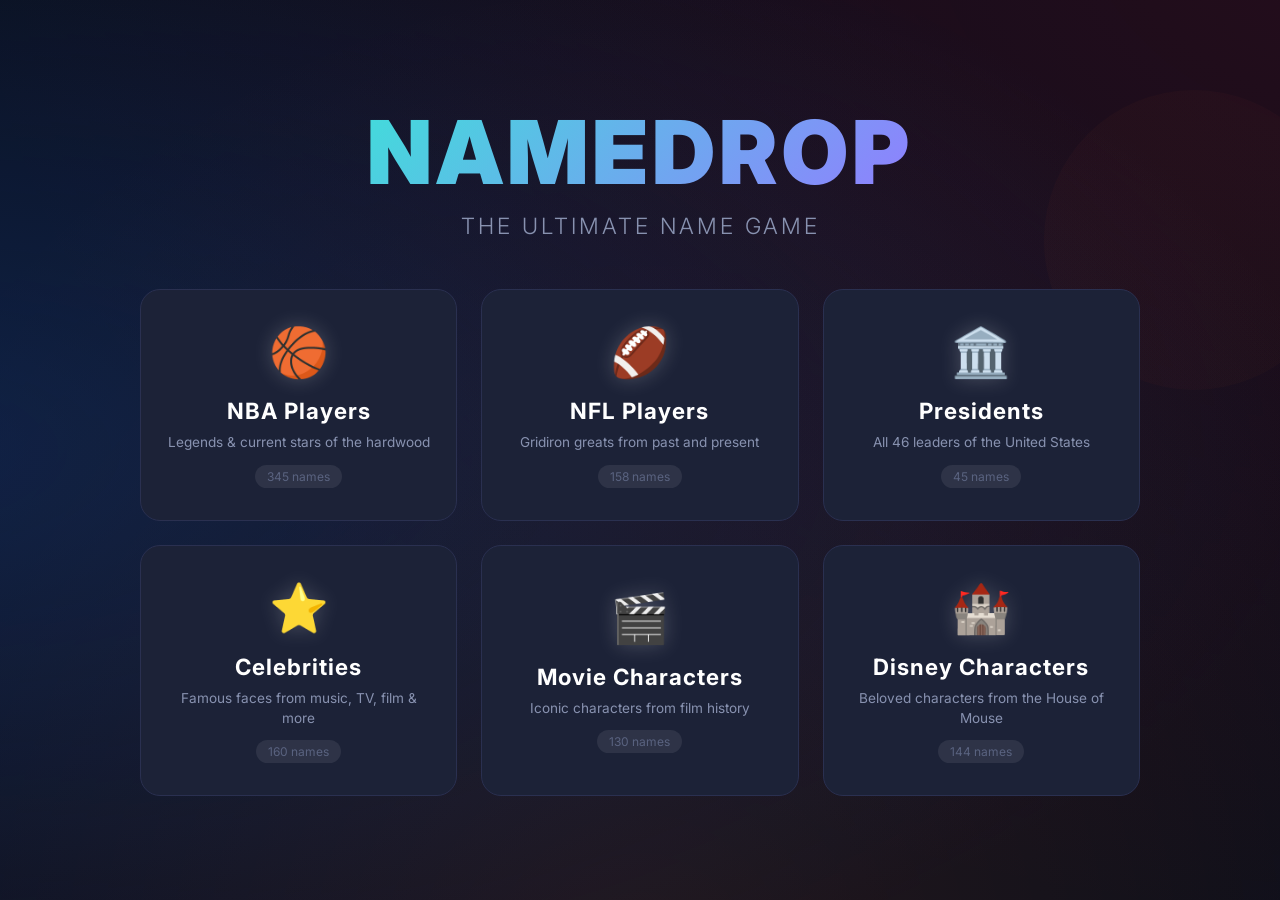
<file: nba-game/index.html>
<!DOCTYPE html>
<html lang="en">
<head>
  <meta charset="UTF-8">
  <meta name="viewport" content="width=device-width, initial-scale=1.0">
  <title>NameDrop - The Ultimate Name Game</title>
  <link rel="preconnect" href="https://fonts.googleapis.com">
  <link href="https://fonts.googleapis.com/css2?family=Inter:wght@300;400;600;700;800;900&display=swap" rel="stylesheet">
  <link rel="stylesheet" href="style.css">
</head>
<body>
  <div class="bg-animation">
    <div class="floating-ball"></div>
  </div>

  <div class="landing-container">
    <header class="landing-header">
      <h1 class="landing-title">NameDrop</h1>
      <p class="landing-subtitle">The Ultimate Name Game</p>
    </header>

    <div class="category-grid" id="categoryGrid"></div>
  </div>

  <script src="data.js"></script>
  <script>
    // Dynamically build category cards from data.js
    document.addEventListener('DOMContentLoaded', function() {
      const grid = document.getElementById('categoryGrid');
      for (const [key, cat] of Object.entries(CATEGORIES)) {
        const count = getCategoryEntries(key).length;
        const card = document.createElement('a');
        card.href = `play.html?cat=${key}`;
        card.className = 'category-card';
        card.innerHTML = `
          <span class="category-icon">${cat.icon}</span>
          <h2 class="category-name">${cat.name}</h2>
          <p class="category-desc">${cat.description}</p>
          <span class="category-count">${count} names</span>
        `;
        // Apply hover theme color
        card.addEventListener('mouseenter', () => document.body.className = cat.theme);
        card.addEventListener('mouseleave', () => document.body.className = '');
        grid.appendChild(card);
      }
    });
  </script>
</body>
</html>
</file>
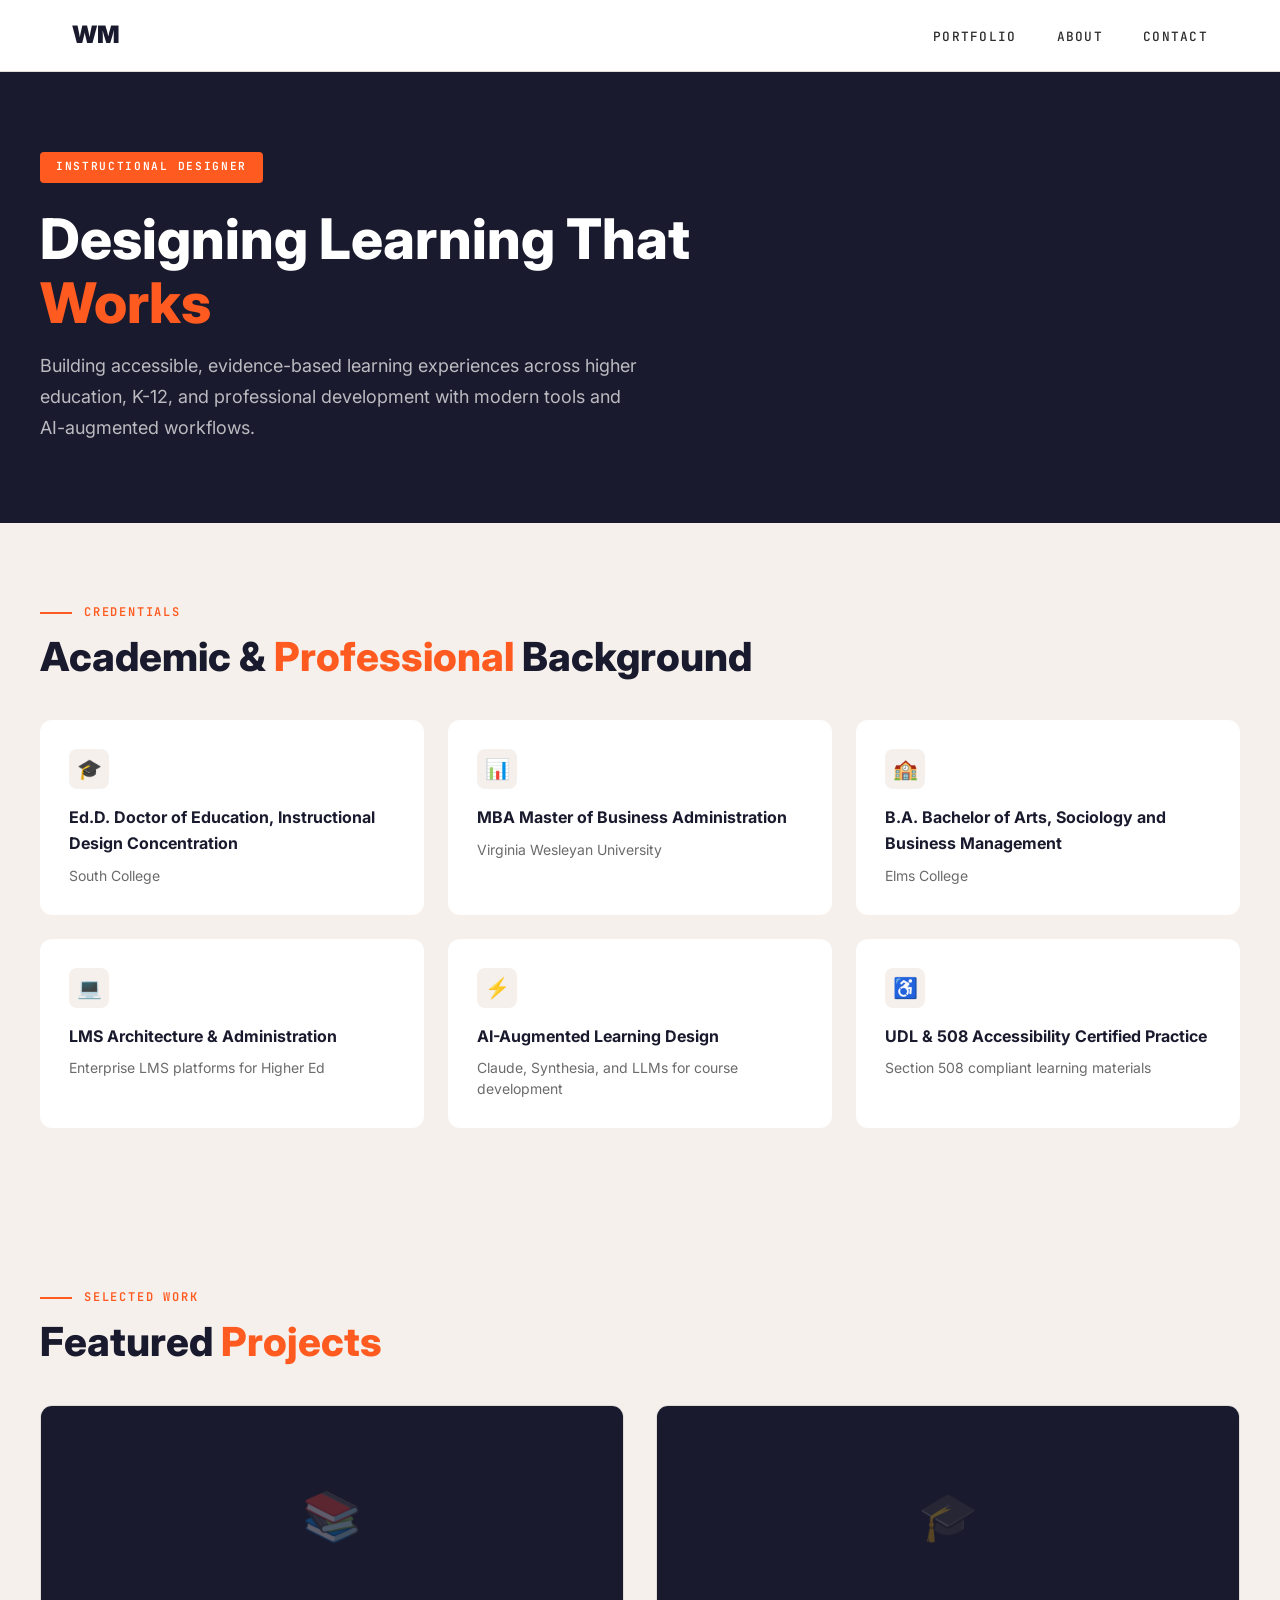
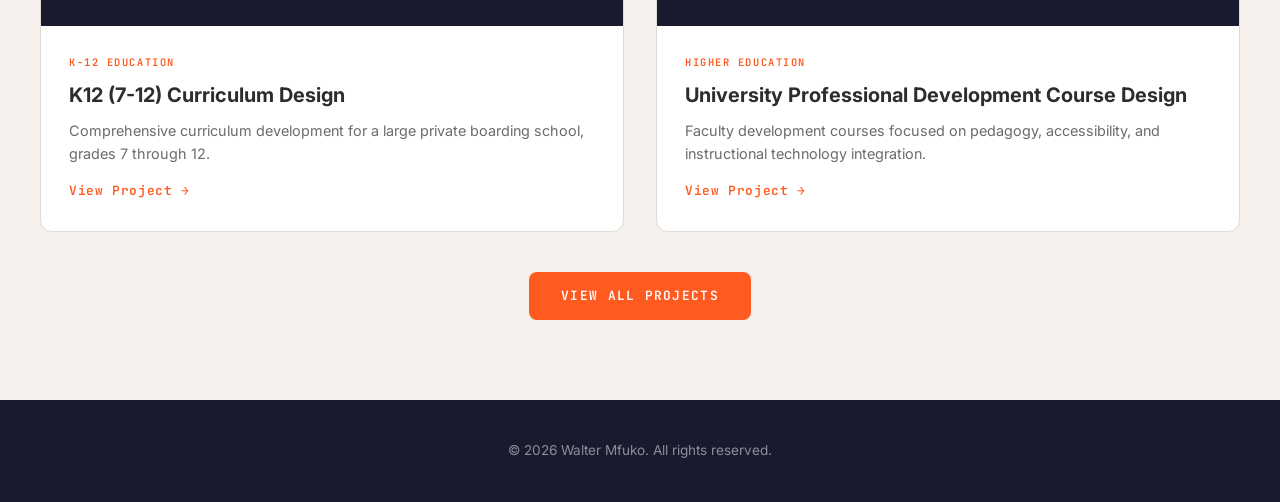
<file: waltermfuko/index.html>
<!DOCTYPE html>
<html lang="en">
<head>
  <meta charset="UTF-8">
  <meta name="viewport" content="width=device-width, initial-scale=1.0">
  <title>Walter Mfuko | Instructional Design Portfolio</title>
  <meta name="description" content="Instructional designer specializing in higher education, K-12, and AI-augmented learning design. Ed.D., MBA, and 508-accessible curriculum development.">
  <link rel="stylesheet" href="css/style.css">
  <link rel="preconnect" href="https://fonts.googleapis.com">
  <link href="https://fonts.googleapis.com/css2?family=Inter:wght@400;500;600;700;800;900&family=JetBrains+Mono:wght@400;500;600;700&display=swap" rel="stylesheet">
</head>
<body>

  <!-- Navigation -->
  <nav class="nav">
    <div class="nav__inner">
      <a href="index.html" class="nav__logo">WM</a>
      <button class="nav__toggle" aria-label="Toggle navigation">
        <span></span>
        <span></span>
        <span></span>
      </button>
      <ul class="nav__links">
        <li><a href="portfolio.html">Portfolio</a></li>
        <li><a href="about.html">About</a></li>
        <li><a href="contact.html">Contact</a></li>
      </ul>
    </div>
    <div class="nav-overlay"></div>
  </nav>

  <!-- Hero -->
  <section class="hero">
    <div class="hero__inner">
      <span class="hero__badge">Instructional Designer</span>
      <h1>Designing Learning That <span class="accent">Works</span></h1>
      <p>Building accessible, evidence-based learning experiences across higher education, K-12, and professional development with modern tools and AI-augmented workflows.</p>
    </div>
  </section>

  <!-- Academic & Professional Background -->
  <section class="credentials">
    <div class="credentials__inner">
      <span class="section-label">Credentials</span>
      <h2>Academic & <span class="accent">Professional</span> Background</h2>

      <div class="card-grid">
        <!-- Degrees - FULL degree names shown -->
        <div class="card">
          <div class="card__icon">&#127891;</div>
          <div class="card__title">Ed.D. Doctor of Education, Instructional Design Concentration</div>
          <div class="card__subtitle">South College</div>
        </div>
        <div class="card">
          <div class="card__icon">&#128202;</div>
          <div class="card__title">MBA Master of Business Administration</div>
          <div class="card__subtitle">Virginia Wesleyan University</div>
        </div>
        <div class="card">
          <div class="card__icon">&#127979;</div>
          <div class="card__title">B.A. Bachelor of Arts, Sociology and Business Management</div>
          <div class="card__subtitle">Elms College</div>
        </div>

        <!-- Professional credentials -->
        <div class="card">
          <div class="card__icon">&#128187;</div>
          <div class="card__title">LMS Architecture & Administration</div>
          <div class="card__subtitle">Enterprise LMS platforms for Higher Ed</div>
        </div>
        <div class="card">
          <div class="card__icon">&#9889;</div>
          <div class="card__title">AI-Augmented Learning Design</div>
          <div class="card__subtitle">Claude, Synthesia, and LLMs for course development</div>
        </div>
        <div class="card">
          <div class="card__icon">&#9855;</div>
          <div class="card__title">UDL & 508 Accessibility Certified Practice</div>
          <div class="card__subtitle">Section 508 compliant learning materials</div>
        </div>
      </div>
    </div>
  </section>

  <!-- Featured Work Preview -->
  <section class="section">
    <div class="section__inner">
      <span class="section-label">Selected Work</span>
      <h2>Featured <span class="accent">Projects</span></h2>

      <div class="portfolio-grid">
        <a href="portfolio/k12-curriculum.html" class="portfolio-card" style="color:inherit;">
          <div class="portfolio-card__image">&#128218;</div>
          <div class="portfolio-card__body">
            <div class="portfolio-card__tag">K-12 Education</div>
            <div class="portfolio-card__title">K12 (7-12) Curriculum Design</div>
            <div class="portfolio-card__desc">Comprehensive curriculum development for a large private boarding school, grades 7 through 12.</div>
            <span class="portfolio-card__link">View Project &rarr;</span>
          </div>
        </a>
        <a href="portfolio/university-profdev.html" class="portfolio-card" style="color:inherit;">
          <div class="portfolio-card__image">&#127891;</div>
          <div class="portfolio-card__body">
            <div class="portfolio-card__tag">Higher Education</div>
            <div class="portfolio-card__title">University Professional Development Course Design</div>
            <div class="portfolio-card__desc">Faculty development courses focused on pedagogy, accessibility, and instructional technology integration.</div>
            <span class="portfolio-card__link">View Project &rarr;</span>
          </div>
        </a>
      </div>

      <div style="text-align: center; margin-top: 2.5rem;">
        <a href="portfolio.html" class="btn btn--primary">View All Projects</a>
      </div>
    </div>
  </section>

  <!-- Footer -->
  <footer class="footer">
    <p>&copy; 2026 Walter Mfuko. All rights reserved.</p>
  </footer>

  <script src="js/nav.js"></script>
</body>
</html>
</file>
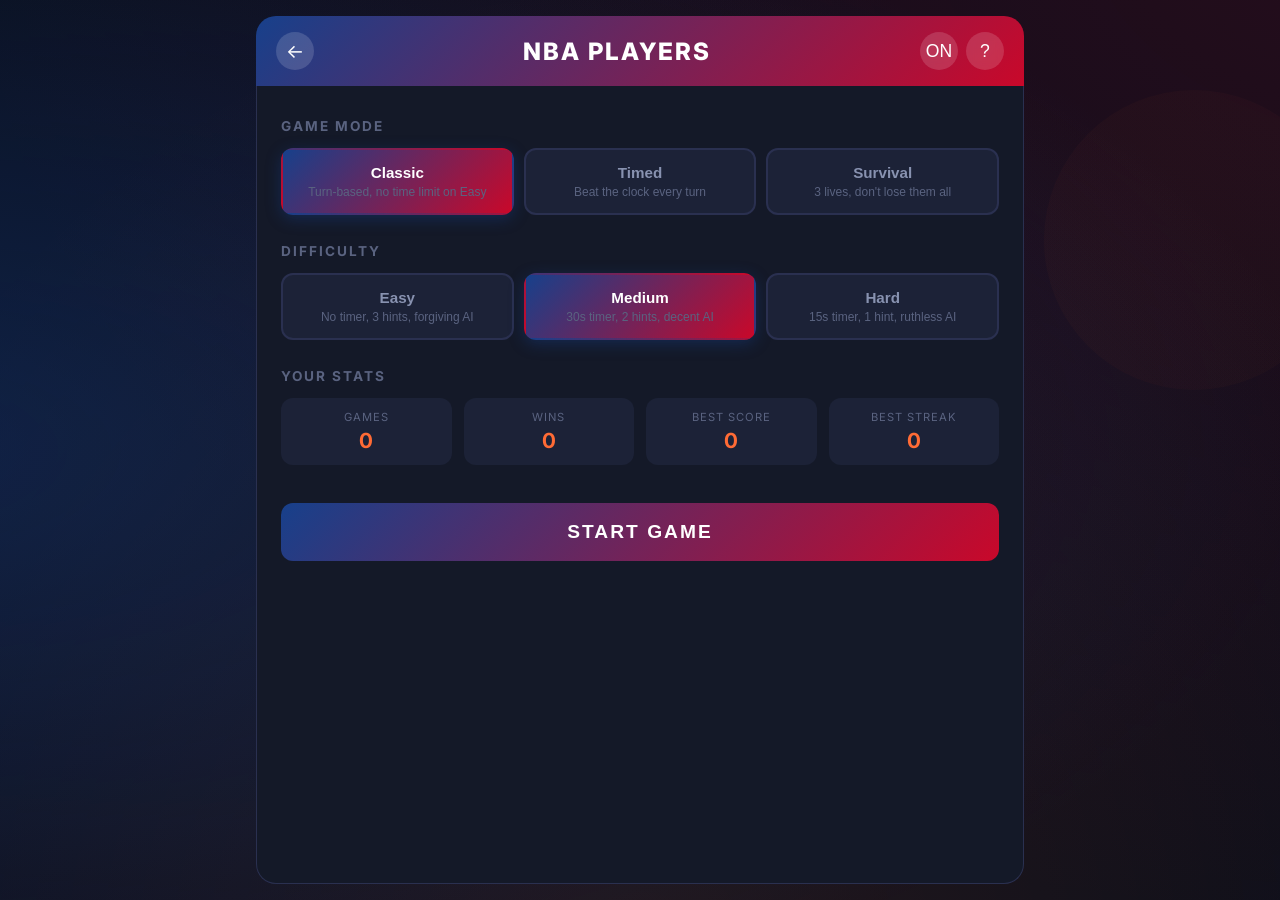
<file: nba-game/play.html>
<!DOCTYPE html>
<html lang="en">
<head>
  <meta charset="UTF-8">
  <meta name="viewport" content="width=device-width, initial-scale=1.0">
  <title>NameDrop</title>
  <link rel="preconnect" href="https://fonts.googleapis.com">
  <link href="https://fonts.googleapis.com/css2?family=Inter:wght@300;400;600;700;800;900&display=swap" rel="stylesheet">
  <link rel="stylesheet" href="style.css">
</head>
<body class="theme-nba">
  <div class="bg-animation">
    <div class="floating-ball"></div>
  </div>

  <div id="confettiContainer"></div>

  <div class="game-wrapper">
    <!-- Header -->
    <div class="game-header">
      <a href="index.html" class="back-link" title="Back to categories">&larr;</a>
      <h1>NBA Players</h1>
      <div class="header-buttons">
        <button class="icon-btn" onclick="toggleSound()" id="soundToggle" title="Toggle sound">ON</button>
        <button class="icon-btn" onclick="openHelp()" title="How to play">?</button>
      </div>
    </div>

    <!-- ========== SETUP SCREEN ========== -->
    <div class="setup-screen" id="setupScreen">
      <div class="setup-section">
        <h3>Game Mode</h3>
        <div class="btn-group">
          <button class="mode-btn selected" data-mode="classic" onclick="selectMode('classic')">
            Classic
            <div class="mode-desc">Turn-based, no time limit on Easy</div>
          </button>
          <button class="mode-btn" data-mode="timed" onclick="selectMode('timed')">
            Timed
            <div class="mode-desc">Beat the clock every turn</div>
          </button>
          <button class="mode-btn" data-mode="survival" onclick="selectMode('survival')">
            Survival
            <div class="mode-desc">3 lives, don't lose them all</div>
          </button>
        </div>
      </div>

      <div class="setup-section">
        <h3>Difficulty</h3>
        <div class="btn-group">
          <button class="diff-btn" data-diff="easy" onclick="selectDifficulty('easy')">
            Easy
            <div class="mode-desc">No timer, 3 hints, forgiving AI</div>
          </button>
          <button class="diff-btn selected" data-diff="medium" onclick="selectDifficulty('medium')">
            Medium
            <div class="mode-desc">30s timer, 2 hints, decent AI</div>
          </button>
          <button class="diff-btn" data-diff="hard" onclick="selectDifficulty('hard')">
            Hard
            <div class="mode-desc">15s timer, 1 hint, ruthless AI</div>
          </button>
        </div>
      </div>

      <div class="setup-section">
        <h3>Your Stats</h3>
        <div class="alltime-stats" id="allTimeStats">
          <div class="alltime-item"><span>Games</span><span>0</span></div>
          <div class="alltime-item"><span>Wins</span><span>0</span></div>
          <div class="alltime-item"><span>Best Score</span><span>0</span></div>
          <div class="alltime-item"><span>Best Streak</span><span>0</span></div>
        </div>
      </div>

      <button class="btn-start" onclick="startGame()">Start Game</button>
    </div>

    <!-- ========== GAME SCREEN ========== -->
    <div class="game-screen hidden" id="gameScreen">

      <!-- Scoreboard -->
      <div class="scoreboard">
        <div class="score-box active" id="scoreBox1">
          <div class="score-label">You</div>
          <div class="score-value" id="score1">0</div>
        </div>
        <div class="vs-divider">VS</div>
        <div class="score-box" id="scoreBox2">
          <div class="score-label">CPU</div>
          <div class="score-value" id="score2">0</div>
        </div>
      </div>

      <!-- Timer -->
      <div class="timer-container hidden" id="timerContainer">
        <div class="timer-bar-wrapper">
          <div class="timer-bar" id="timerBar"></div>
        </div>
        <div class="timer-text" id="timerText">30s</div>
      </div>

      <!-- Turn Indicator -->
      <div class="turn-indicator your-turn" id="turnIndicator">Your Turn</div>

      <!-- Streak Indicator -->
      <div class="streak-indicator" id="streakIndicator"></div>

      <!-- Lives (Survival) -->
      <div class="lives-section hidden" id="livesSection">
        <div class="section-label">Lives</div>
        <div id="livesContainer"></div>
      </div>

      <!-- Required Letter -->
      <div class="required-letter" id="requiredLetter">
        <div class="required-label">Next name must start with</div>
        <div class="big-letter" id="bigLetter">A</div>
      </div>

      <!-- Game History -->
      <div class="game-history" id="gameHistory"></div>

      <!-- Computer Thinking -->
      <div class="computer-thinking hidden" id="computerThinking">
        Computer is thinking<span class="thinking-dots"></span>
      </div>

      <!-- Error / Hint Messages -->
      <div class="error-msg" id="errorMsg"></div>
      <div class="hint-msg" id="hintMsg"></div>

      <!-- Input -->
      <div class="input-section">
        <div class="input-wrapper">
          <input type="text" class="player-input" id="playerInput" placeholder="Enter a name..." autocomplete="off" spellcheck="false">
          <button class="btn-submit" id="submitBtn" onclick="submitName()">Go</button>
        </div>
      </div>

      <!-- Action Buttons -->
      <div class="action-row">
        <button class="btn-hint" id="hintBtn" onclick="showHint()">Hint (2)</button>
        <button class="btn-powerup" id="powerup-skip" onclick="usePowerUp('skip')">
          <span class="powerup-icon">&#9193;</span>
          <span class="powerup-label">Skip</span>
          <span class="powerup-count">1</span>
        </button>
        <button class="btn-powerup" id="powerup-extraTime" onclick="usePowerUp('extraTime')">
          <span class="powerup-icon">&#9201;</span>
          <span class="powerup-label">+Time</span>
          <span class="powerup-count">1</span>
        </button>
        <button class="btn-powerup" id="powerup-reveal" onclick="usePowerUp('reveal')">
          <span class="powerup-icon">&#128065;</span>
          <span class="powerup-label">Reveal</span>
          <span class="powerup-count">1</span>
        </button>
        <button class="btn-powerup" style="margin-left:auto" onclick="endGame('You quit the game')">
          <span class="powerup-icon">&#9724;</span>
          <span class="powerup-label">End</span>
        </button>
      </div>

      <!-- Stats Bar -->
      <div class="stats-bar">
        <div class="stat-item">
          <span class="stat-label">Streak</span>
          <span class="stat-value" id="currentStreak">0</span>
        </div>
        <div class="stat-item">
          <span class="stat-label">Best</span>
          <span class="stat-value" id="bestStreak">0</span>
        </div>
        <div class="stat-item">
          <span class="stat-label">Correct</span>
          <span class="stat-value" id="statCorrect">0</span>
        </div>
        <div class="stat-item">
          <span class="stat-label">Wrong</span>
          <span class="stat-value" id="statWrong">0</span>
        </div>
        <div class="stat-item">
          <span class="stat-label">Used</span>
          <span class="stat-value" id="statUsed">0</span>
        </div>
      </div>
    </div>
  </div>

  <!-- ========== GAME OVER OVERLAY ========== -->
  <div class="game-over-overlay" id="gameOverOverlay">
    <div class="game-over-content">
      <div class="game-over-title">Game Over</div>
      <div class="game-over-reason" id="gameOverReason"></div>
      <div id="gameOverSummary"></div>
      <div style="display:flex; gap:10px; justify-content:center; margin-top:16px; flex-wrap:wrap;">
        <button class="btn-share" onclick="shareScore()">Share Score</button>
        <button class="btn-restart" onclick="restartGame()">Play Again</button>
      </div>
      <div style="margin-top:12px;">
        <a href="index.html" style="color:var(--text-muted); font-size:0.85rem;">Back to Categories</a>
      </div>
    </div>
  </div>

  <!-- ========== HELP MODAL ========== -->
  <div class="modal-overlay" id="helpModal">
    <div class="modal-content">
      <h2>How to Play</h2>
      <p><strong>The Name Chain Game!</strong></p>
      <ul>
        <li>A starting name is shown. You must enter a name where the <strong>first letter of the first name</strong> matches the <strong>first letter of the previous name's last name</strong>.</li>
        <li>Example: If the last name was "Michael <strong>J</strong>ordan", you need someone whose first name starts with <strong>J</strong> (like "<strong>J</strong>ames Harden").</li>
        <li>You and the computer take turns. Correct answers earn points!</li>
        <li>Names cannot be reused once played.</li>
      </ul>

      <h2 style="margin-top:20px;">Features</h2>
      <ul>
        <li><strong>Streak Bonus:</strong> 3+ correct = 2x, 5+ = 3x, 7+ = 4x points!</li>
        <li><strong>Hints:</strong> Get progressive hints (initials first, then full name).</li>
        <li><strong>Power-Ups:</strong> Skip a turn, add time, or reveal valid answers.</li>
        <li><strong>Autocomplete:</strong> Start typing to see matching names.</li>
      </ul>

      <h2 style="margin-top:20px;">Game Modes</h2>
      <ul>
        <li><strong>Classic:</strong> Standard turn-based play. End when you want.</li>
        <li><strong>Timed:</strong> Beat the clock on every turn.</li>
        <li><strong>Survival:</strong> 3 lives. Wrong answer or timeout = lose a life.</li>
      </ul>

      <h2 style="margin-top:20px;">Keyboard Shortcuts</h2>
      <ul>
        <li><strong>Enter:</strong> Submit your answer</li>
        <li><strong>H:</strong> Use a hint (when not typing)</li>
      </ul>

      <button class="modal-close" onclick="closeHelp()">Got it!</button>
    </div>
  </div>

  <script src="data.js"></script>
  <script src="game.js"></script>
</body>
</html>
</file>
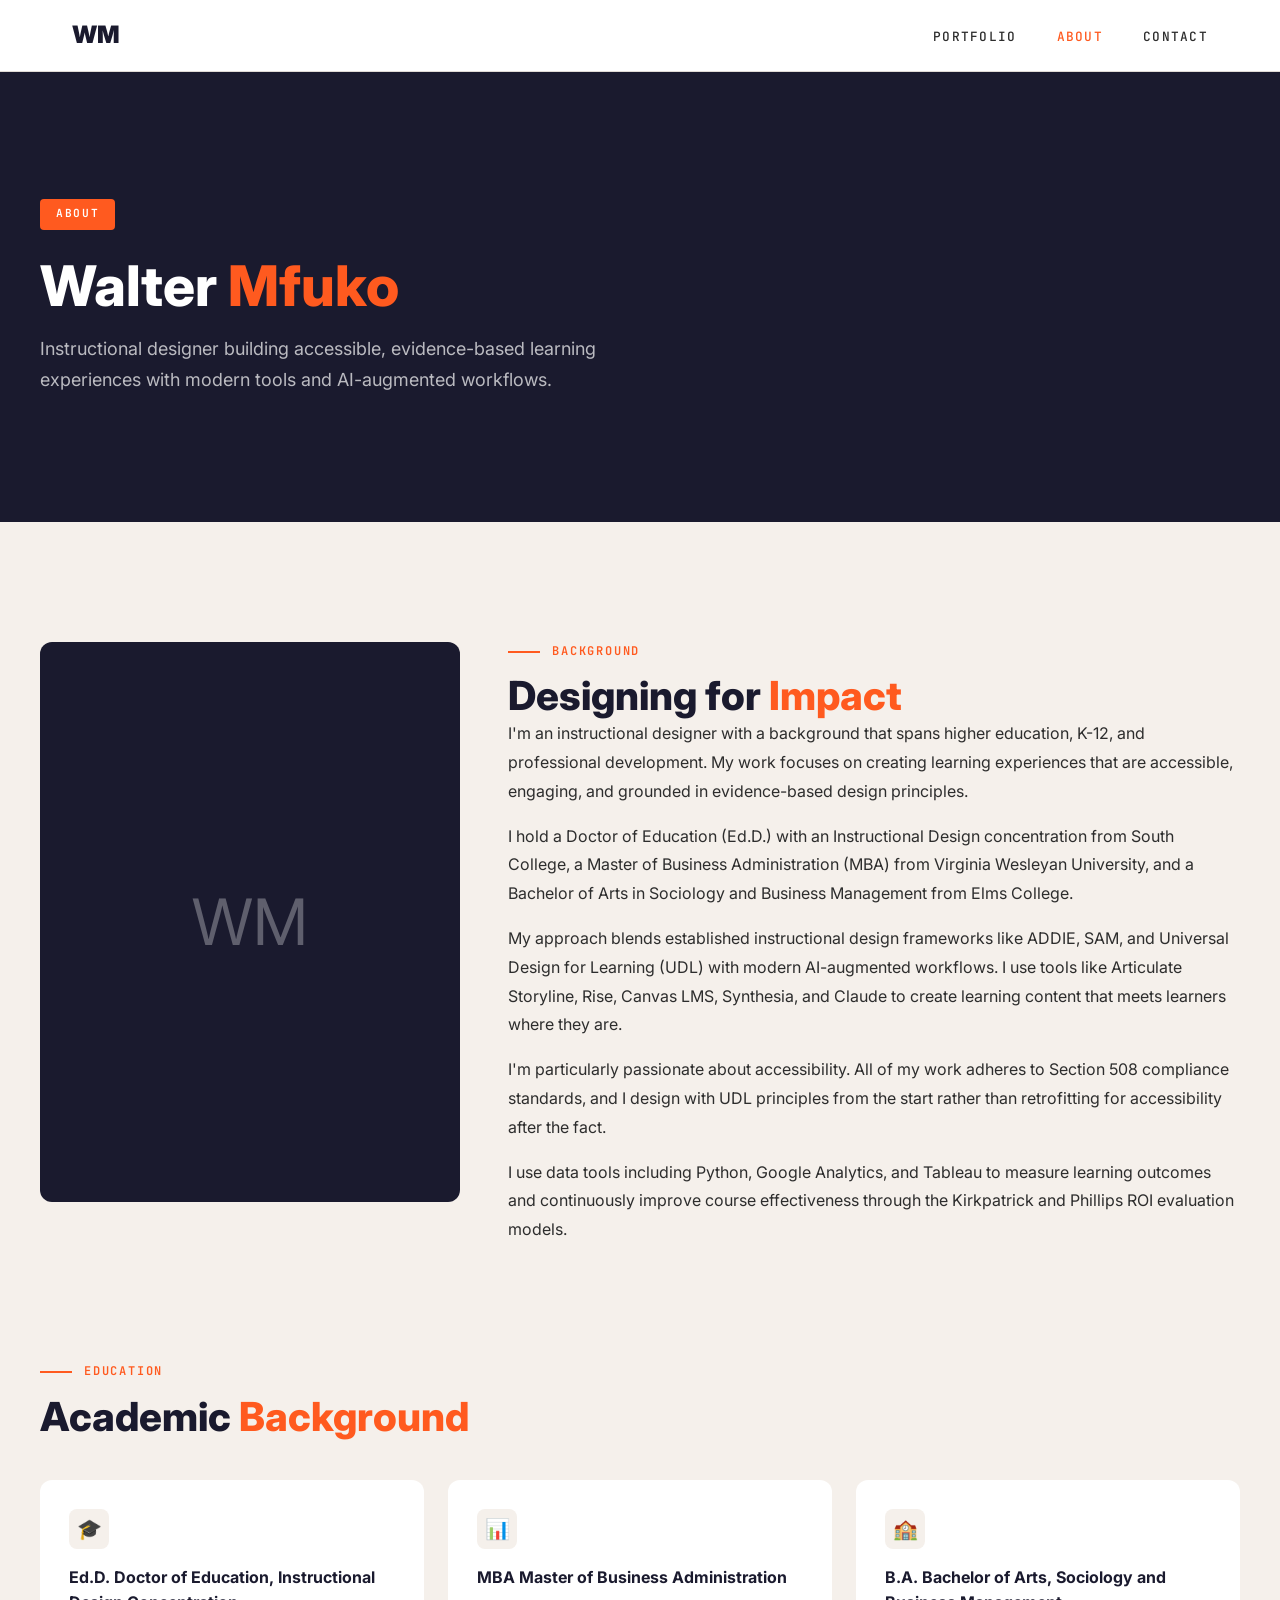
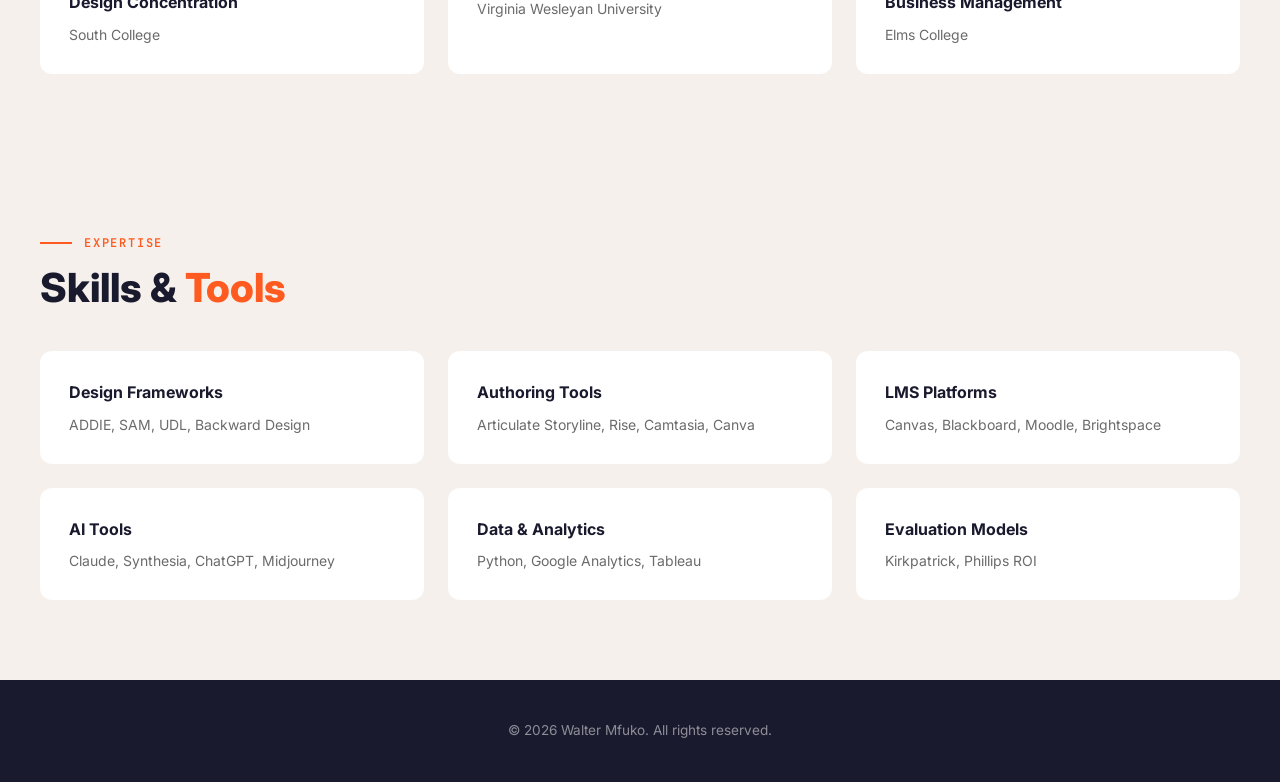
<file: waltermfuko/about.html>
<!DOCTYPE html>
<html lang="en">
<head>
  <meta charset="UTF-8">
  <meta name="viewport" content="width=device-width, initial-scale=1.0">
  <title>About | Walter Mfuko</title>
  <meta name="description" content="Learn about Walter Mfuko, an instructional designer with an Ed.D. in Education, MBA, and expertise in accessible, AI-augmented learning design.">
  <link rel="stylesheet" href="css/style.css">
  <link rel="preconnect" href="https://fonts.googleapis.com">
  <link href="https://fonts.googleapis.com/css2?family=Inter:wght@400;500;600;700;800;900&family=JetBrains+Mono:wght@400;500;600;700&display=swap" rel="stylesheet">
</head>
<body>

  <!-- Navigation -->
  <nav class="nav">
    <div class="nav__inner">
      <a href="index.html" class="nav__logo">WM</a>
      <button class="nav__toggle" aria-label="Toggle navigation">
        <span></span>
        <span></span>
        <span></span>
      </button>
      <ul class="nav__links">
        <li><a href="portfolio.html">Portfolio</a></li>
        <li><a href="about.html" class="active">About</a></li>
        <li><a href="contact.html">Contact</a></li>
      </ul>
    </div>
    <div class="nav-overlay"></div>
  </nav>

  <!-- Hero -->
  <section class="hero">
    <div class="hero__inner">
      <span class="hero__badge">About</span>
      <h1>Walter <span class="accent">Mfuko</span></h1>
      <p>Instructional designer building accessible, evidence-based learning experiences with modern tools and AI-augmented workflows.</p>
    </div>
  </section>

  <!-- About Content -->
  <section class="section">
    <div class="section__inner">
      <div class="about-grid">
        <div class="about-photo">WM</div>
        <div class="about-text">
          <span class="section-label">Background</span>
          <h2>Designing for <span class="accent">Impact</span></h2>
          <p>I'm an instructional designer with a background that spans higher education, K-12, and professional development. My work focuses on creating learning experiences that are accessible, engaging, and grounded in evidence-based design principles.</p>

          <p>I hold a Doctor of Education (Ed.D.) with an Instructional Design concentration from South College, a Master of Business Administration (MBA) from Virginia Wesleyan University, and a Bachelor of Arts in Sociology and Business Management from Elms College.</p>

          <p>My approach blends established instructional design frameworks like ADDIE, SAM, and Universal Design for Learning (UDL) with modern AI-augmented workflows. I use tools like Articulate Storyline, Rise, Canvas LMS, Synthesia, and Claude to create learning content that meets learners where they are.</p>

          <p>I'm particularly passionate about accessibility. All of my work adheres to Section 508 compliance standards, and I design with UDL principles from the start rather than retrofitting for accessibility after the fact.</p>

          <p>I use data tools including Python, Google Analytics, and Tableau to measure learning outcomes and continuously improve course effectiveness through the Kirkpatrick and Phillips ROI evaluation models.</p>
        </div>
      </div>
    </div>
  </section>

  <!-- Credentials -->
  <section class="credentials">
    <div class="credentials__inner">
      <span class="section-label">Education</span>
      <h2>Academic <span class="accent">Background</span></h2>

      <div class="card-grid">
        <div class="card">
          <div class="card__icon">&#127891;</div>
          <div class="card__title">Ed.D. Doctor of Education, Instructional Design Concentration</div>
          <div class="card__subtitle">South College</div>
        </div>
        <div class="card">
          <div class="card__icon">&#128202;</div>
          <div class="card__title">MBA Master of Business Administration</div>
          <div class="card__subtitle">Virginia Wesleyan University</div>
        </div>
        <div class="card">
          <div class="card__icon">&#127979;</div>
          <div class="card__title">B.A. Bachelor of Arts, Sociology and Business Management</div>
          <div class="card__subtitle">Elms College</div>
        </div>
      </div>
    </div>
  </section>

  <!-- Skills & Tools -->
  <section class="section">
    <div class="section__inner">
      <span class="section-label">Expertise</span>
      <h2>Skills & <span class="accent">Tools</span></h2>

      <div class="card-grid">
        <div class="card">
          <div class="card__title">Design Frameworks</div>
          <div class="card__subtitle">ADDIE, SAM, UDL, Backward Design</div>
        </div>
        <div class="card">
          <div class="card__title">Authoring Tools</div>
          <div class="card__subtitle">Articulate Storyline, Rise, Camtasia, Canva</div>
        </div>
        <div class="card">
          <div class="card__title">LMS Platforms</div>
          <div class="card__subtitle">Canvas, Blackboard, Moodle, Brightspace</div>
        </div>
        <div class="card">
          <div class="card__title">AI Tools</div>
          <div class="card__subtitle">Claude, Synthesia, ChatGPT, Midjourney</div>
        </div>
        <div class="card">
          <div class="card__title">Data & Analytics</div>
          <div class="card__subtitle">Python, Google Analytics, Tableau</div>
        </div>
        <div class="card">
          <div class="card__title">Evaluation Models</div>
          <div class="card__subtitle">Kirkpatrick, Phillips ROI</div>
        </div>
      </div>
    </div>
  </section>

  <!-- Footer -->
  <footer class="footer">
    <p>&copy; 2026 Walter Mfuko. All rights reserved.</p>
  </footer>

  <script src="js/nav.js"></script>
</body>
</html>
</file>
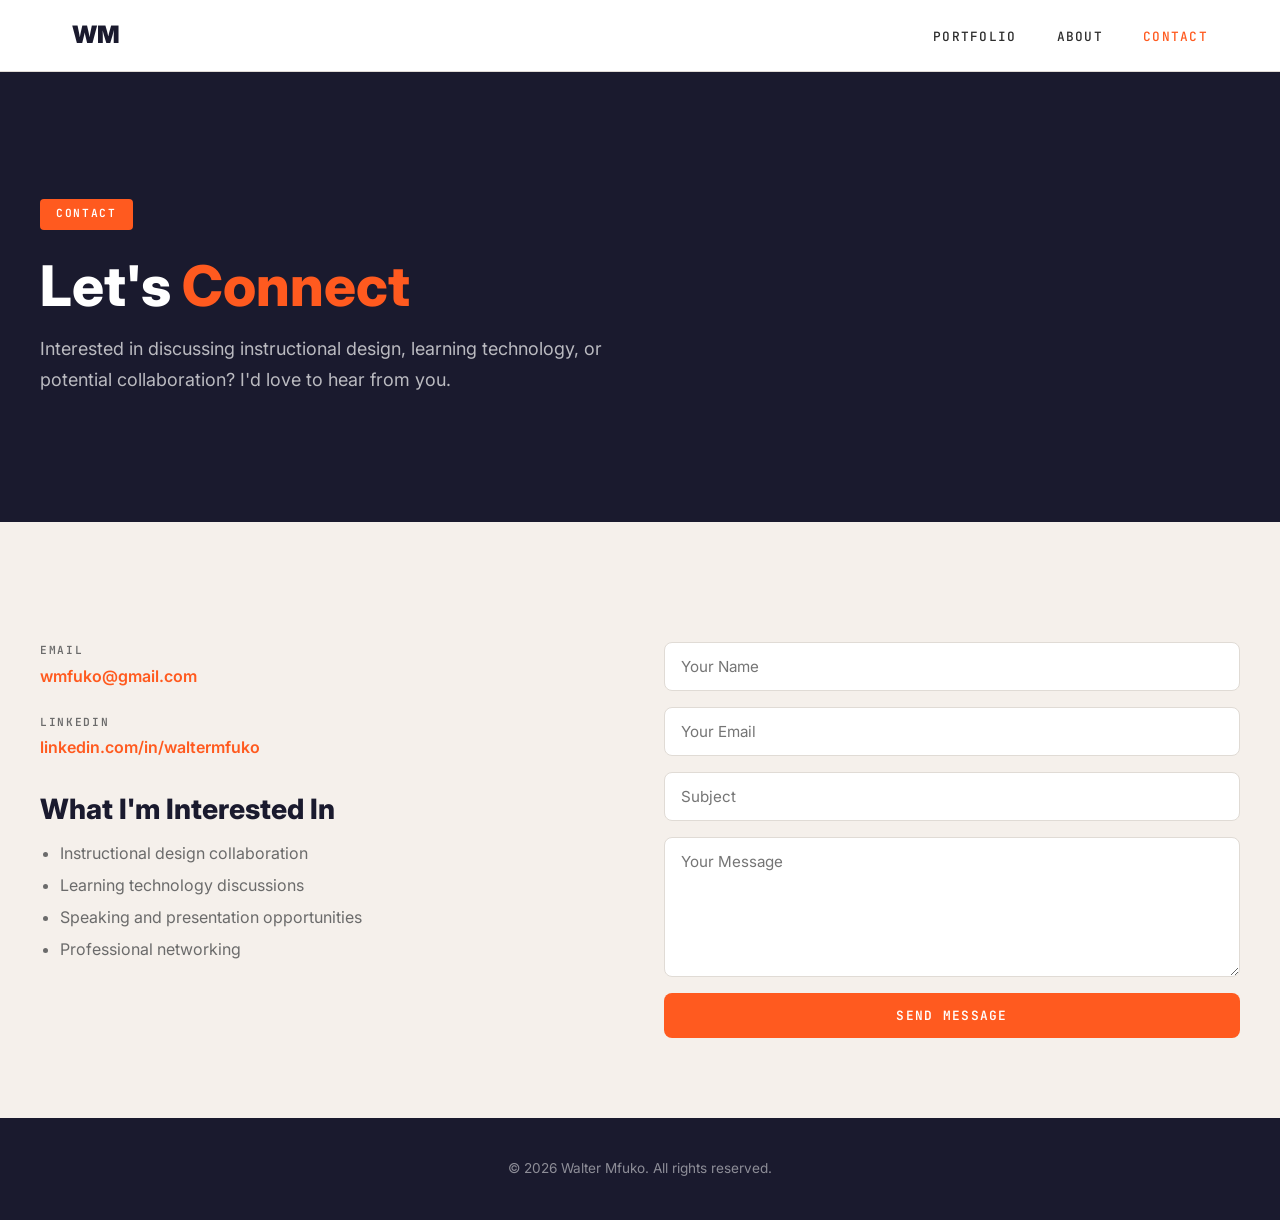
<file: waltermfuko/contact.html>
<!DOCTYPE html>
<html lang="en">
<head>
  <meta charset="UTF-8">
  <meta name="viewport" content="width=device-width, initial-scale=1.0">
  <title>Let's Connect | Walter Mfuko</title>
  <meta name="description" content="Get in touch with Walter Mfuko for instructional design collaboration, speaking opportunities, or professional connections.">
  <link rel="stylesheet" href="css/style.css">
  <link rel="preconnect" href="https://fonts.googleapis.com">
  <link href="https://fonts.googleapis.com/css2?family=Inter:wght@400;500;600;700;800;900&family=JetBrains+Mono:wght@400;500;600;700&display=swap" rel="stylesheet">
</head>
<body>

  <!-- Navigation -->
  <nav class="nav">
    <div class="nav__inner">
      <a href="index.html" class="nav__logo">WM</a>
      <button class="nav__toggle" aria-label="Toggle navigation">
        <span></span>
        <span></span>
        <span></span>
      </button>
      <ul class="nav__links">
        <li><a href="portfolio.html">Portfolio</a></li>
        <li><a href="about.html">About</a></li>
        <li><a href="contact.html" class="active">Contact</a></li>
      </ul>
    </div>
    <div class="nav-overlay"></div>
  </nav>

  <!-- Hero -->
  <section class="hero">
    <div class="hero__inner">
      <span class="hero__badge">Contact</span>
      <h1>Let's <span class="accent">Connect</span></h1>
      <p>Interested in discussing instructional design, learning technology, or potential collaboration? I'd love to hear from you.</p>
    </div>
  </section>

  <!-- Contact Content -->
  <section class="section">
    <div class="section__inner">
      <div class="contact-grid">

        <!-- Contact Info - NO location, NO "available for", NO "hire me" -->
        <div class="contact-info">
          <div class="contact-info__item">
            <div class="contact-info__label">Email</div>
            <div class="contact-info__value">
              <a href="mailto:wmfuko@gmail.com">wmfuko@gmail.com</a>
            </div>
          </div>
          <div class="contact-info__item">
            <div class="contact-info__label">LinkedIn</div>
            <div class="contact-info__value">
              <a href="https://www.linkedin.com/in/waltermfuko/" target="_blank" rel="noopener">linkedin.com/in/waltermfuko</a>
            </div>
          </div>

          <div style="margin-top: 2rem;">
            <h3>What I'm Interested In</h3>
            <ul style="margin-top: 0.75rem; padding-left: 1.25rem; color: var(--color-text-light); line-height: 2;">
              <li>Instructional design collaboration</li>
              <li>Learning technology discussions</li>
              <li>Speaking and presentation opportunities</li>
              <li>Professional networking</li>
            </ul>
          </div>
        </div>

        <!-- Contact Form -->
        <form class="contact-form" action="#" method="POST">
          <input type="text" name="name" placeholder="Your Name" required>
          <input type="email" name="email" placeholder="Your Email" required>
          <input type="text" name="subject" placeholder="Subject">
          <textarea name="message" placeholder="Your Message" required></textarea>
          <button type="submit" class="btn btn--primary">Send Message</button>
        </form>

      </div>
    </div>
  </section>

  <!-- Footer -->
  <footer class="footer">
    <p>&copy; 2026 Walter Mfuko. All rights reserved.</p>
  </footer>

  <script src="js/nav.js"></script>
</body>
</html>
</file>
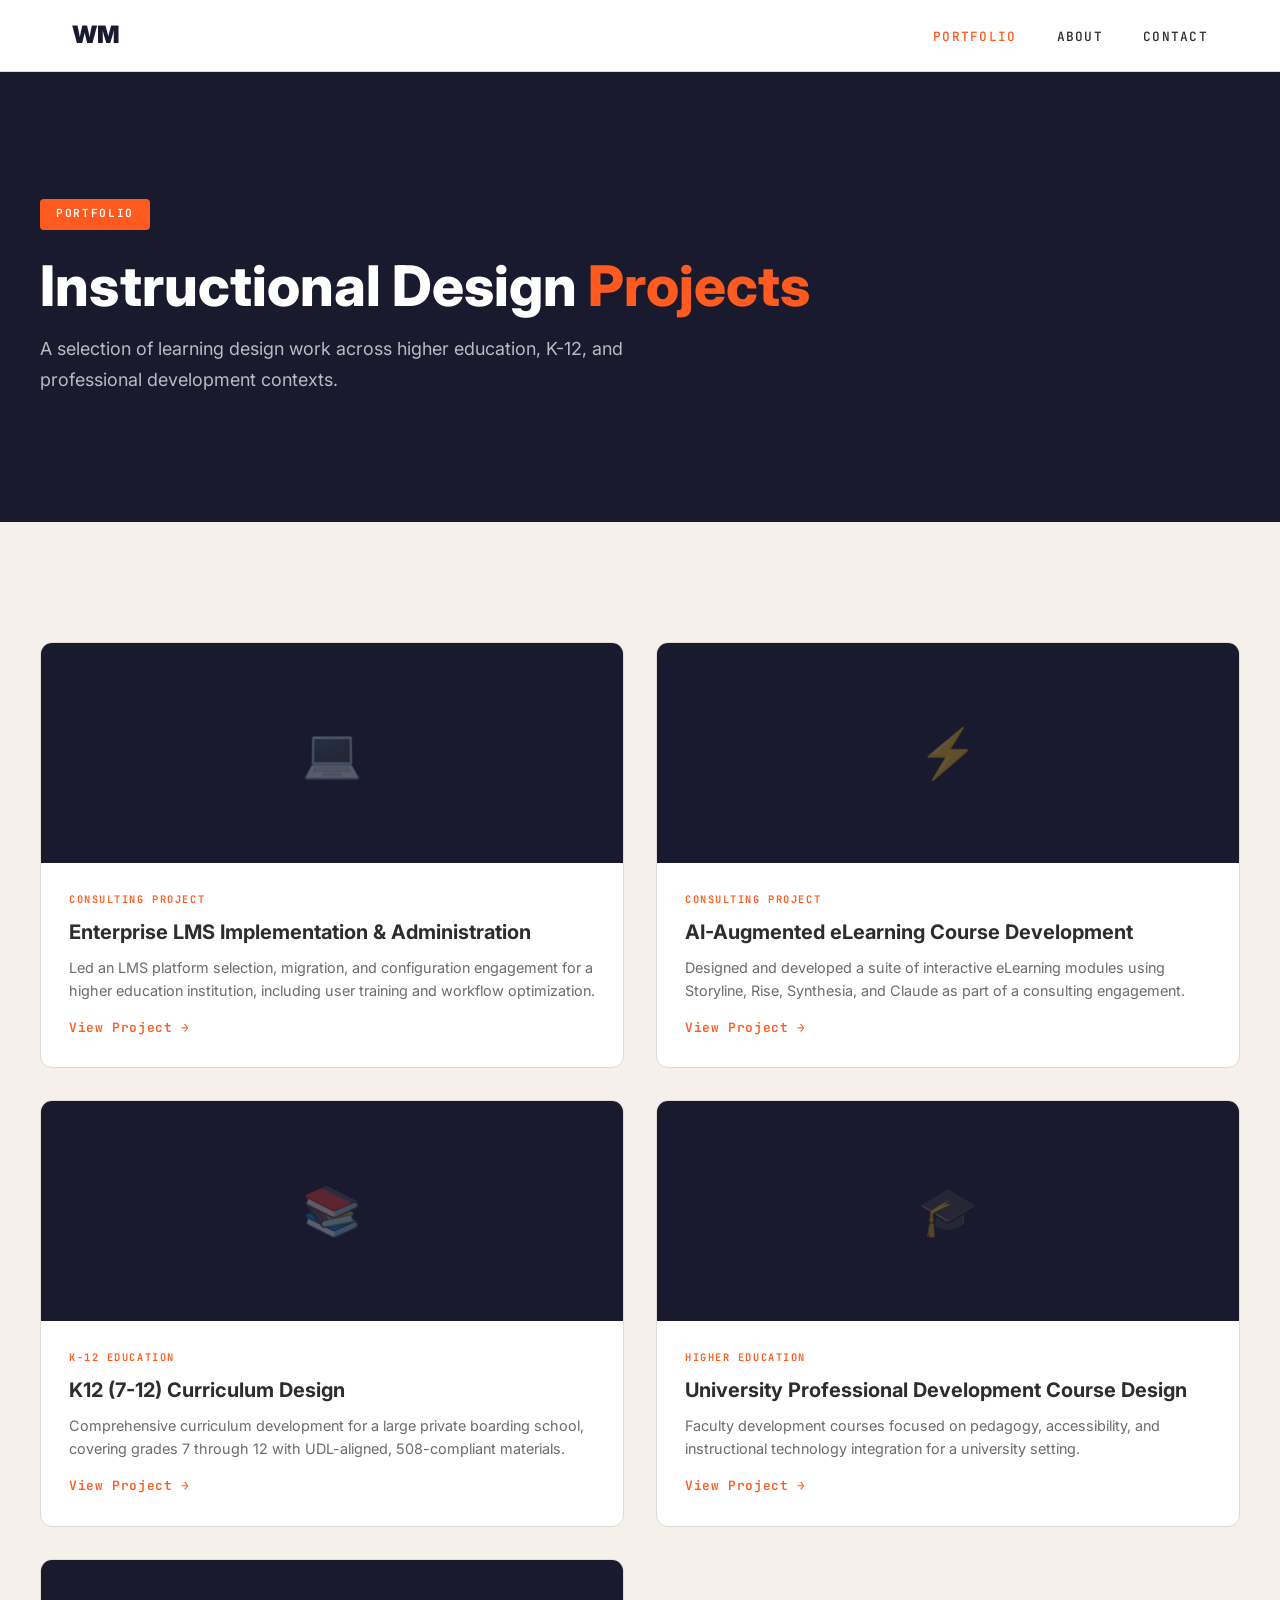
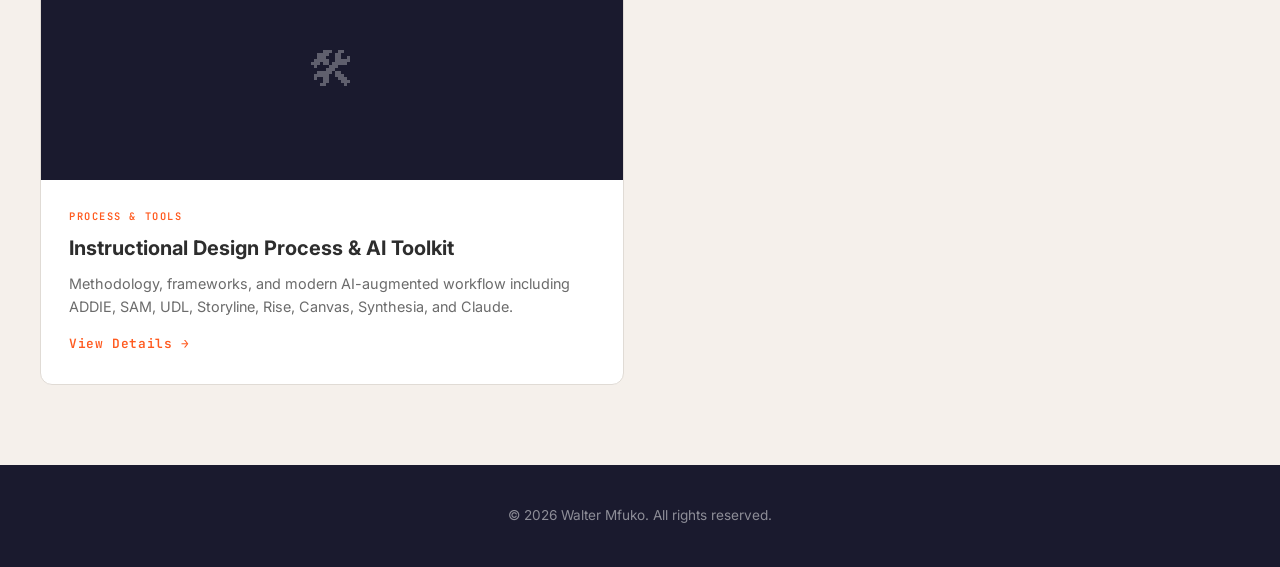
<file: waltermfuko/portfolio.html>
<!DOCTYPE html>
<html lang="en">
<head>
  <meta charset="UTF-8">
  <meta name="viewport" content="width=device-width, initial-scale=1.0">
  <title>Portfolio | Walter Mfuko</title>
  <meta name="description" content="Instructional design portfolio featuring K-12 curriculum, higher education course design, LMS administration, and AI-augmented learning projects.">
  <link rel="stylesheet" href="css/style.css">
  <link rel="preconnect" href="https://fonts.googleapis.com">
  <link href="https://fonts.googleapis.com/css2?family=Inter:wght@400;500;600;700;800;900&family=JetBrains+Mono:wght@400;500;600;700&display=swap" rel="stylesheet">
</head>
<body>

  <!-- Navigation -->
  <nav class="nav">
    <div class="nav__inner">
      <a href="index.html" class="nav__logo">WM</a>
      <button class="nav__toggle" aria-label="Toggle navigation">
        <span></span>
        <span></span>
        <span></span>
      </button>
      <ul class="nav__links">
        <li><a href="portfolio.html" class="active">Portfolio</a></li>
        <li><a href="about.html">About</a></li>
        <li><a href="contact.html">Contact</a></li>
      </ul>
    </div>
    <div class="nav-overlay"></div>
  </nav>

  <!-- Hero -->
  <section class="hero">
    <div class="hero__inner">
      <span class="hero__badge">Portfolio</span>
      <h1>Instructional Design <span class="accent">Projects</span></h1>
      <p>A selection of learning design work across higher education, K-12, and professional development contexts.</p>
    </div>
  </section>

  <!-- Portfolio Grid -->
  <section class="section">
    <div class="section__inner">

      <div class="portfolio-grid">

        <!-- Project 1: formerly "corporate" - reframed as consulting -->
        <a href="portfolio/lms-consulting.html" class="portfolio-card" style="color:inherit;">
          <div class="portfolio-card__image">&#128187;</div>
          <div class="portfolio-card__body">
            <div class="portfolio-card__tag">Consulting Project</div>
            <div class="portfolio-card__title">Enterprise LMS Implementation & Administration</div>
            <div class="portfolio-card__desc">Led an LMS platform selection, migration, and configuration engagement for a higher education institution, including user training and workflow optimization.</div>
            <span class="portfolio-card__link">View Project &rarr;</span>
          </div>
        </a>

        <!-- Project 2: formerly "corporate" - reframed as consulting -->
        <a href="portfolio/elearning-consulting.html" class="portfolio-card" style="color:inherit;">
          <div class="portfolio-card__image">&#9889;</div>
          <div class="portfolio-card__body">
            <div class="portfolio-card__tag">Consulting Project</div>
            <div class="portfolio-card__title">AI-Augmented eLearning Course Development</div>
            <div class="portfolio-card__desc">Designed and developed a suite of interactive eLearning modules using Storyline, Rise, Synthesia, and Claude as part of a consulting engagement.</div>
            <span class="portfolio-card__link">View Project &rarr;</span>
          </div>
        </a>

        <!-- Project 3: K-12 - updated from "9th grade" to "K12(7-12)" -->
        <a href="portfolio/k12-curriculum.html" class="portfolio-card" style="color:inherit;">
          <div class="portfolio-card__image">&#128218;</div>
          <div class="portfolio-card__body">
            <div class="portfolio-card__tag">K-12 Education</div>
            <div class="portfolio-card__title">K12 (7-12) Curriculum Design</div>
            <div class="portfolio-card__desc">Comprehensive curriculum development for a large private boarding school, covering grades 7 through 12 with UDL-aligned, 508-compliant materials.</div>
            <span class="portfolio-card__link">View Project &rarr;</span>
          </div>
        </a>

        <!-- Project 4: University Professional Development -->
        <a href="portfolio/university-profdev.html" class="portfolio-card" style="color:inherit;">
          <div class="portfolio-card__image">&#127891;</div>
          <div class="portfolio-card__body">
            <div class="portfolio-card__tag">Higher Education</div>
            <div class="portfolio-card__title">University Professional Development Course Design</div>
            <div class="portfolio-card__desc">Faculty development courses focused on pedagogy, accessibility, and instructional technology integration for a university setting.</div>
            <span class="portfolio-card__link">View Project &rarr;</span>
          </div>
        </a>

        <!-- Project 5: Process & Tools -->
        <a href="portfolio/process-tools.html" class="portfolio-card" style="color:inherit;">
          <div class="portfolio-card__image">&#128736;</div>
          <div class="portfolio-card__body">
            <div class="portfolio-card__tag">Process & Tools</div>
            <div class="portfolio-card__title">Instructional Design Process & AI Toolkit</div>
            <div class="portfolio-card__desc">Methodology, frameworks, and modern AI-augmented workflow including ADDIE, SAM, UDL, Storyline, Rise, Canvas, Synthesia, and Claude.</div>
            <span class="portfolio-card__link">View Details &rarr;</span>
          </div>
        </a>

      </div>
    </div>
  </section>

  <!-- Footer -->
  <footer class="footer">
    <p>&copy; 2026 Walter Mfuko. All rights reserved.</p>
  </footer>

  <script src="js/nav.js"></script>
</body>
</html>
</file>
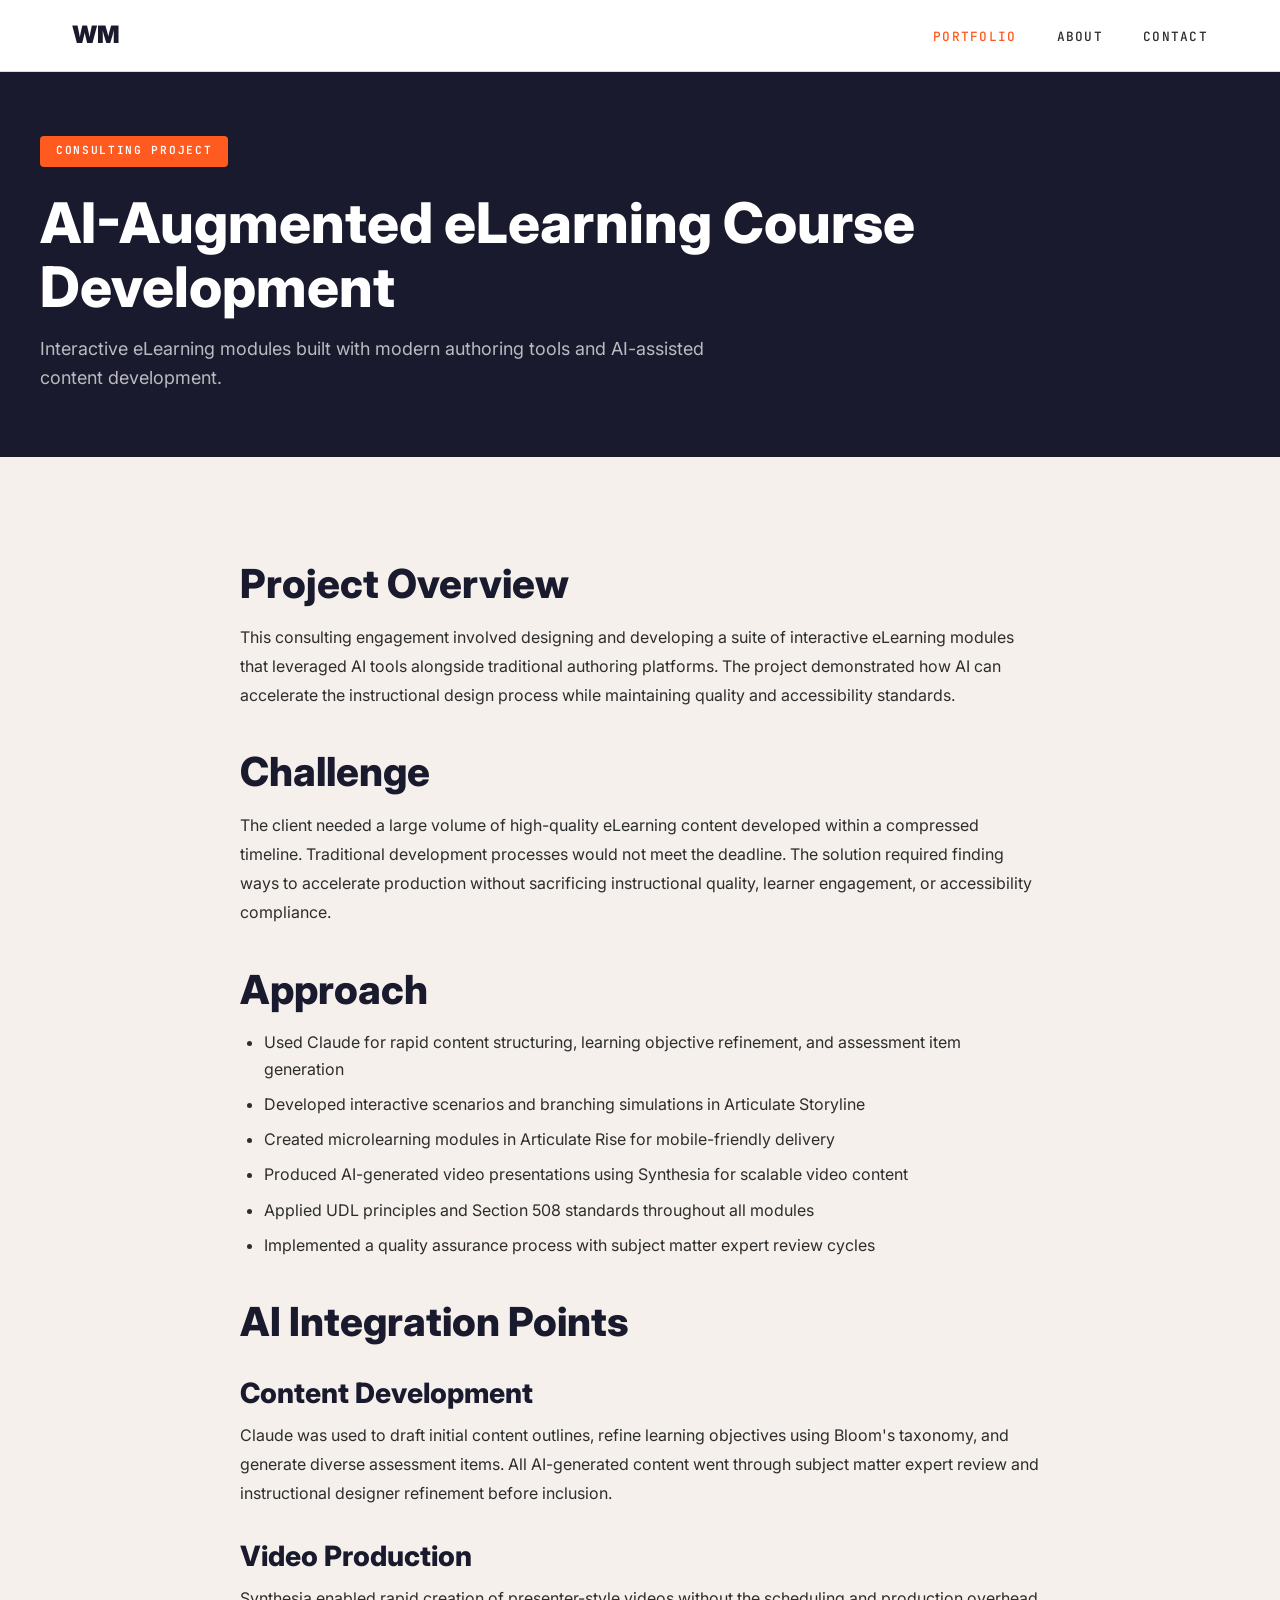
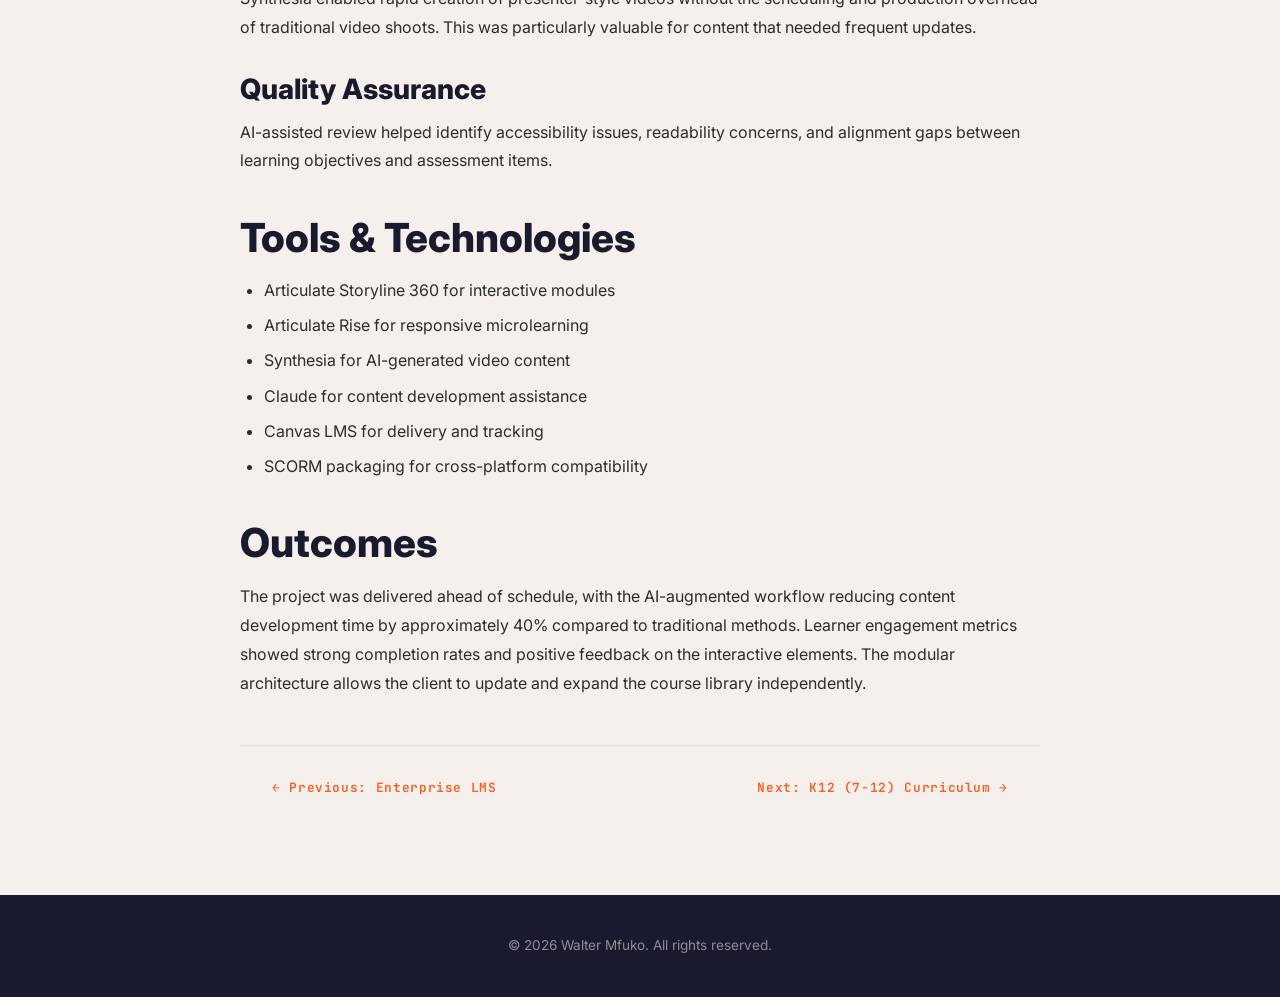
<file: waltermfuko/portfolio/elearning-consulting.html>
<!DOCTYPE html>
<html lang="en">
<head>
  <meta charset="UTF-8">
  <meta name="viewport" content="width=device-width, initial-scale=1.0">
  <title>AI-Augmented eLearning Course Development | Walter Mfuko</title>
  <meta name="description" content="Consulting engagement developing interactive eLearning modules using Storyline, Rise, Synthesia, and Claude for AI-augmented course design.">
  <link rel="stylesheet" href="../css/style.css">
  <link rel="preconnect" href="https://fonts.googleapis.com">
  <link href="https://fonts.googleapis.com/css2?family=Inter:wght@400;500;600;700;800;900&family=JetBrains+Mono:wght@400;500;600;700&display=swap" rel="stylesheet">
</head>
<body>

  <!-- Navigation -->
  <nav class="nav">
    <div class="nav__inner">
      <a href="../index.html" class="nav__logo">WM</a>
      <button class="nav__toggle" aria-label="Toggle navigation">
        <span></span>
        <span></span>
        <span></span>
      </button>
      <ul class="nav__links">
        <li><a href="../portfolio.html" class="active">Portfolio</a></li>
        <li><a href="../about.html">About</a></li>
        <li><a href="../contact.html">Contact</a></li>
      </ul>
    </div>
    <div class="nav-overlay"></div>
  </nav>

  <!-- Project Hero -->
  <section class="project-hero">
    <div class="project-hero__inner">
      <span class="project-hero__tag">Consulting Project</span>
      <h1>AI-Augmented eLearning Course Development</h1>
      <p>Interactive eLearning modules built with modern authoring tools and AI-assisted content development.</p>
    </div>
  </section>

  <!-- Project Content -->
  <section class="project-content">
    <div class="project-content__inner">

      <h2>Project Overview</h2>
      <p>This consulting engagement involved designing and developing a suite of interactive eLearning modules that leveraged AI tools alongside traditional authoring platforms. The project demonstrated how AI can accelerate the instructional design process while maintaining quality and accessibility standards.</p>

      <h2>Challenge</h2>
      <p>The client needed a large volume of high-quality eLearning content developed within a compressed timeline. Traditional development processes would not meet the deadline. The solution required finding ways to accelerate production without sacrificing instructional quality, learner engagement, or accessibility compliance.</p>

      <h2>Approach</h2>
      <ul>
        <li>Used Claude for rapid content structuring, learning objective refinement, and assessment item generation</li>
        <li>Developed interactive scenarios and branching simulations in Articulate Storyline</li>
        <li>Created microlearning modules in Articulate Rise for mobile-friendly delivery</li>
        <li>Produced AI-generated video presentations using Synthesia for scalable video content</li>
        <li>Applied UDL principles and Section 508 standards throughout all modules</li>
        <li>Implemented a quality assurance process with subject matter expert review cycles</li>
      </ul>

      <h2>AI Integration Points</h2>
      <h3>Content Development</h3>
      <p>Claude was used to draft initial content outlines, refine learning objectives using Bloom's taxonomy, and generate diverse assessment items. All AI-generated content went through subject matter expert review and instructional designer refinement before inclusion.</p>

      <h3>Video Production</h3>
      <p>Synthesia enabled rapid creation of presenter-style videos without the scheduling and production overhead of traditional video shoots. This was particularly valuable for content that needed frequent updates.</p>

      <h3>Quality Assurance</h3>
      <p>AI-assisted review helped identify accessibility issues, readability concerns, and alignment gaps between learning objectives and assessment items.</p>

      <h2>Tools & Technologies</h2>
      <ul>
        <li>Articulate Storyline 360 for interactive modules</li>
        <li>Articulate Rise for responsive microlearning</li>
        <li>Synthesia for AI-generated video content</li>
        <li>Claude for content development assistance</li>
        <li>Canvas LMS for delivery and tracking</li>
        <li>SCORM packaging for cross-platform compatibility</li>
      </ul>

      <h2>Outcomes</h2>
      <p>The project was delivered ahead of schedule, with the AI-augmented workflow reducing content development time by approximately 40% compared to traditional methods. Learner engagement metrics showed strong completion rates and positive feedback on the interactive elements. The modular architecture allows the client to update and expand the course library independently.</p>

      <!-- Project Navigation -->
      <div class="project-nav">
        <a href="lms-consulting.html">&larr; Previous: Enterprise LMS</a>
        <a href="k12-curriculum.html">Next: K12 (7-12) Curriculum &rarr;</a>
      </div>
    </div>
  </section>

  <!-- Footer -->
  <footer class="footer">
    <p>&copy; 2026 Walter Mfuko. All rights reserved.</p>
  </footer>

  <script src="../js/nav.js"></script>
</body>
</html>
</file>
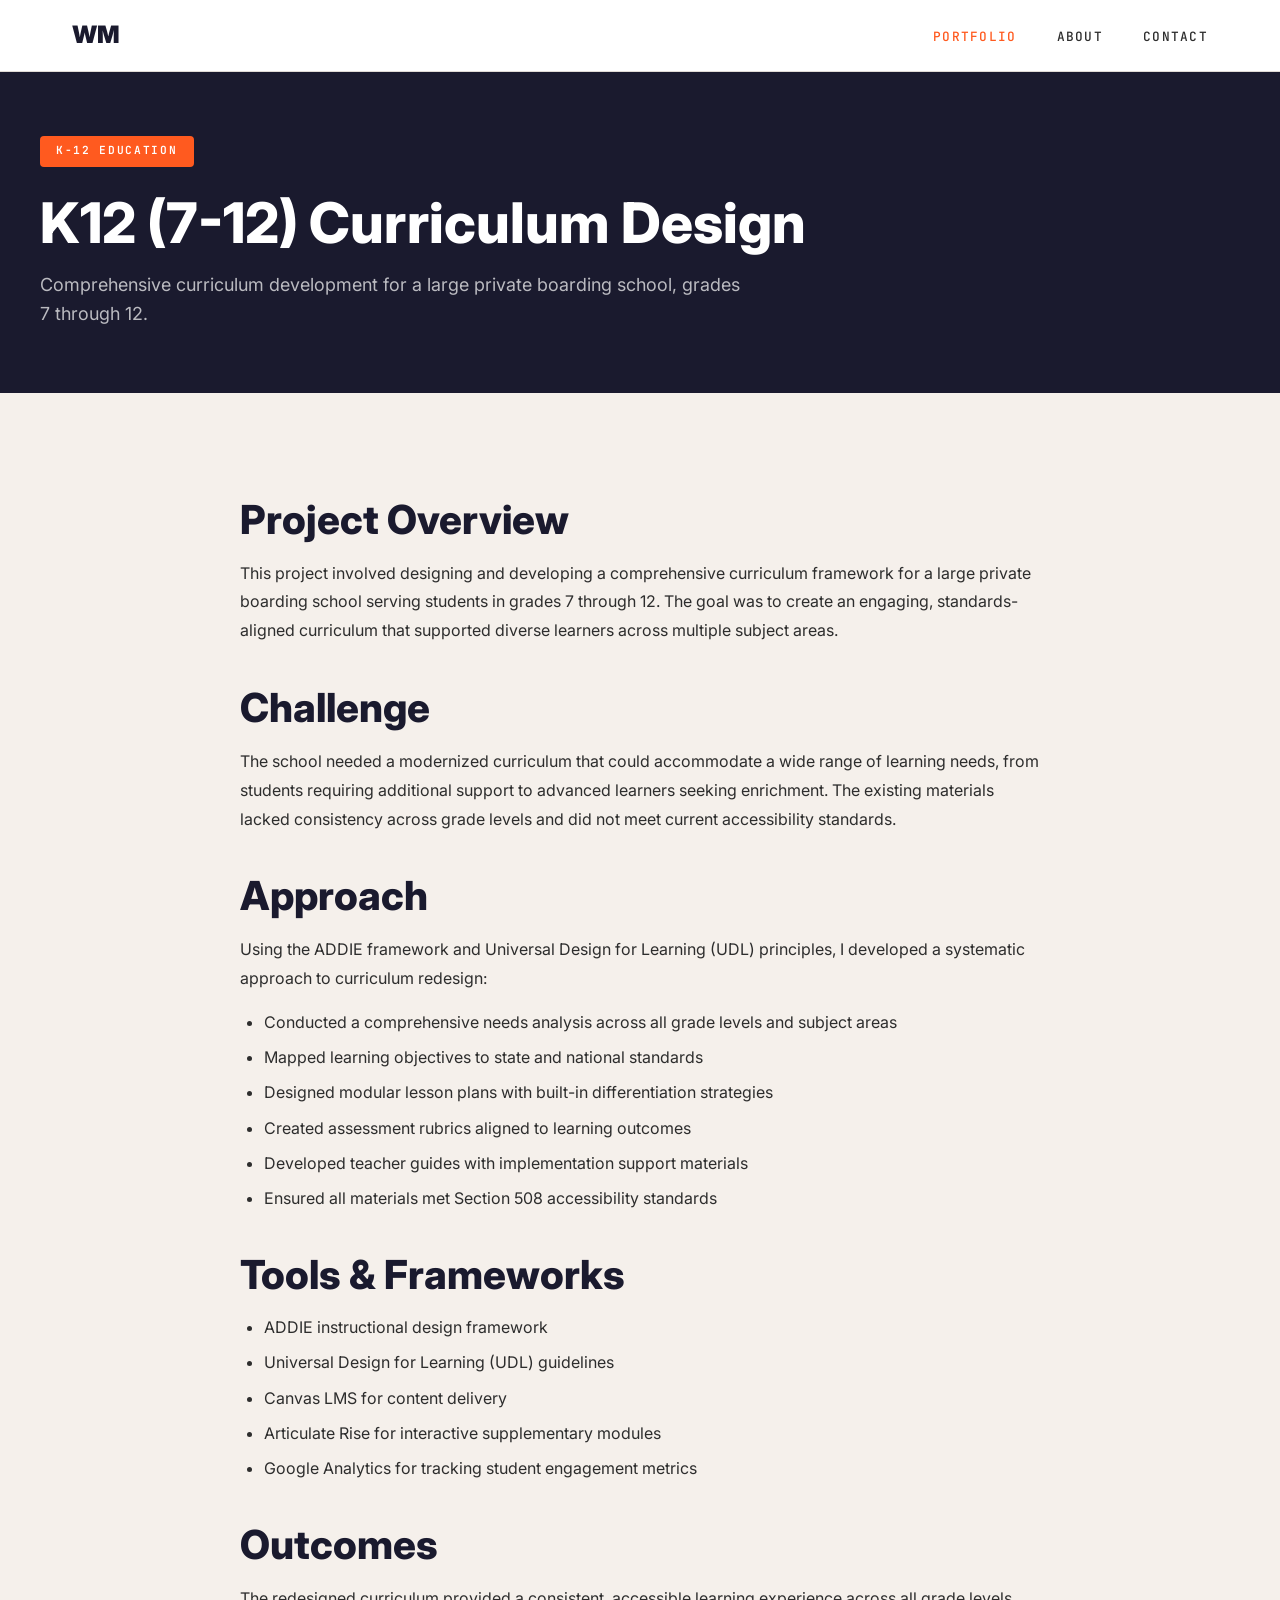
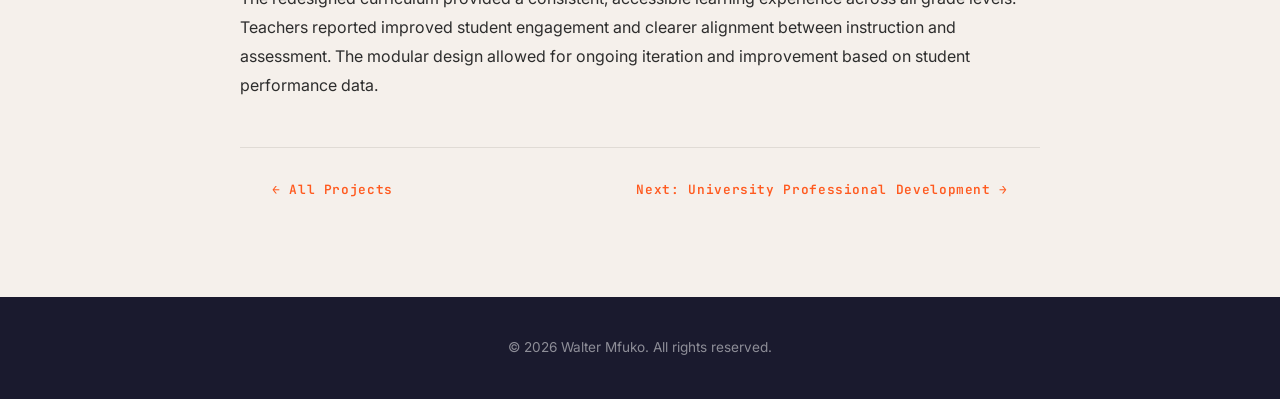
<file: waltermfuko/portfolio/k12-curriculum.html>
<!DOCTYPE html>
<html lang="en">
<head>
  <meta charset="UTF-8">
  <meta name="viewport" content="width=device-width, initial-scale=1.0">
  <title>K12 (7-12) Curriculum Design | Walter Mfuko</title>
  <meta name="description" content="Curriculum design project for a large private boarding school covering grades 7-12 with UDL-aligned, 508-compliant instructional materials.">
  <link rel="stylesheet" href="../css/style.css">
  <link rel="preconnect" href="https://fonts.googleapis.com">
  <link href="https://fonts.googleapis.com/css2?family=Inter:wght@400;500;600;700;800;900&family=JetBrains+Mono:wght@400;500;600;700&display=swap" rel="stylesheet">
</head>
<body>

  <!-- Navigation -->
  <nav class="nav">
    <div class="nav__inner">
      <a href="../index.html" class="nav__logo">WM</a>
      <button class="nav__toggle" aria-label="Toggle navigation">
        <span></span>
        <span></span>
        <span></span>
      </button>
      <ul class="nav__links">
        <li><a href="../portfolio.html" class="active">Portfolio</a></li>
        <li><a href="../about.html">About</a></li>
        <li><a href="../contact.html">Contact</a></li>
      </ul>
    </div>
    <div class="nav-overlay"></div>
  </nav>

  <!-- Project Hero -->
  <section class="project-hero">
    <div class="project-hero__inner">
      <span class="project-hero__tag">K-12 Education</span>
      <h1>K12 (7-12) Curriculum Design</h1>
      <p>Comprehensive curriculum development for a large private boarding school, grades 7 through 12.</p>
    </div>
  </section>

  <!-- Project Content -->
  <section class="project-content">
    <div class="project-content__inner">

      <h2>Project Overview</h2>
      <p>This project involved designing and developing a comprehensive curriculum framework for a large private boarding school serving students in grades 7 through 12. The goal was to create an engaging, standards-aligned curriculum that supported diverse learners across multiple subject areas.</p>

      <h2>Challenge</h2>
      <p>The school needed a modernized curriculum that could accommodate a wide range of learning needs, from students requiring additional support to advanced learners seeking enrichment. The existing materials lacked consistency across grade levels and did not meet current accessibility standards.</p>

      <h2>Approach</h2>
      <p>Using the ADDIE framework and Universal Design for Learning (UDL) principles, I developed a systematic approach to curriculum redesign:</p>
      <ul>
        <li>Conducted a comprehensive needs analysis across all grade levels and subject areas</li>
        <li>Mapped learning objectives to state and national standards</li>
        <li>Designed modular lesson plans with built-in differentiation strategies</li>
        <li>Created assessment rubrics aligned to learning outcomes</li>
        <li>Developed teacher guides with implementation support materials</li>
        <li>Ensured all materials met Section 508 accessibility standards</li>
      </ul>

      <h2>Tools & Frameworks</h2>
      <ul>
        <li>ADDIE instructional design framework</li>
        <li>Universal Design for Learning (UDL) guidelines</li>
        <li>Canvas LMS for content delivery</li>
        <li>Articulate Rise for interactive supplementary modules</li>
        <li>Google Analytics for tracking student engagement metrics</li>
      </ul>

      <h2>Outcomes</h2>
      <p>The redesigned curriculum provided a consistent, accessible learning experience across all grade levels. Teachers reported improved student engagement and clearer alignment between instruction and assessment. The modular design allowed for ongoing iteration and improvement based on student performance data.</p>

      <!-- Project Navigation -->
      <div class="project-nav">
        <a href="../portfolio.html">&larr; All Projects</a>
        <a href="university-profdev.html">Next: University Professional Development &rarr;</a>
      </div>
    </div>
  </section>

  <!-- Footer -->
  <footer class="footer">
    <p>&copy; 2026 Walter Mfuko. All rights reserved.</p>
  </footer>

  <script src="../js/nav.js"></script>
</body>
</html>
</file>
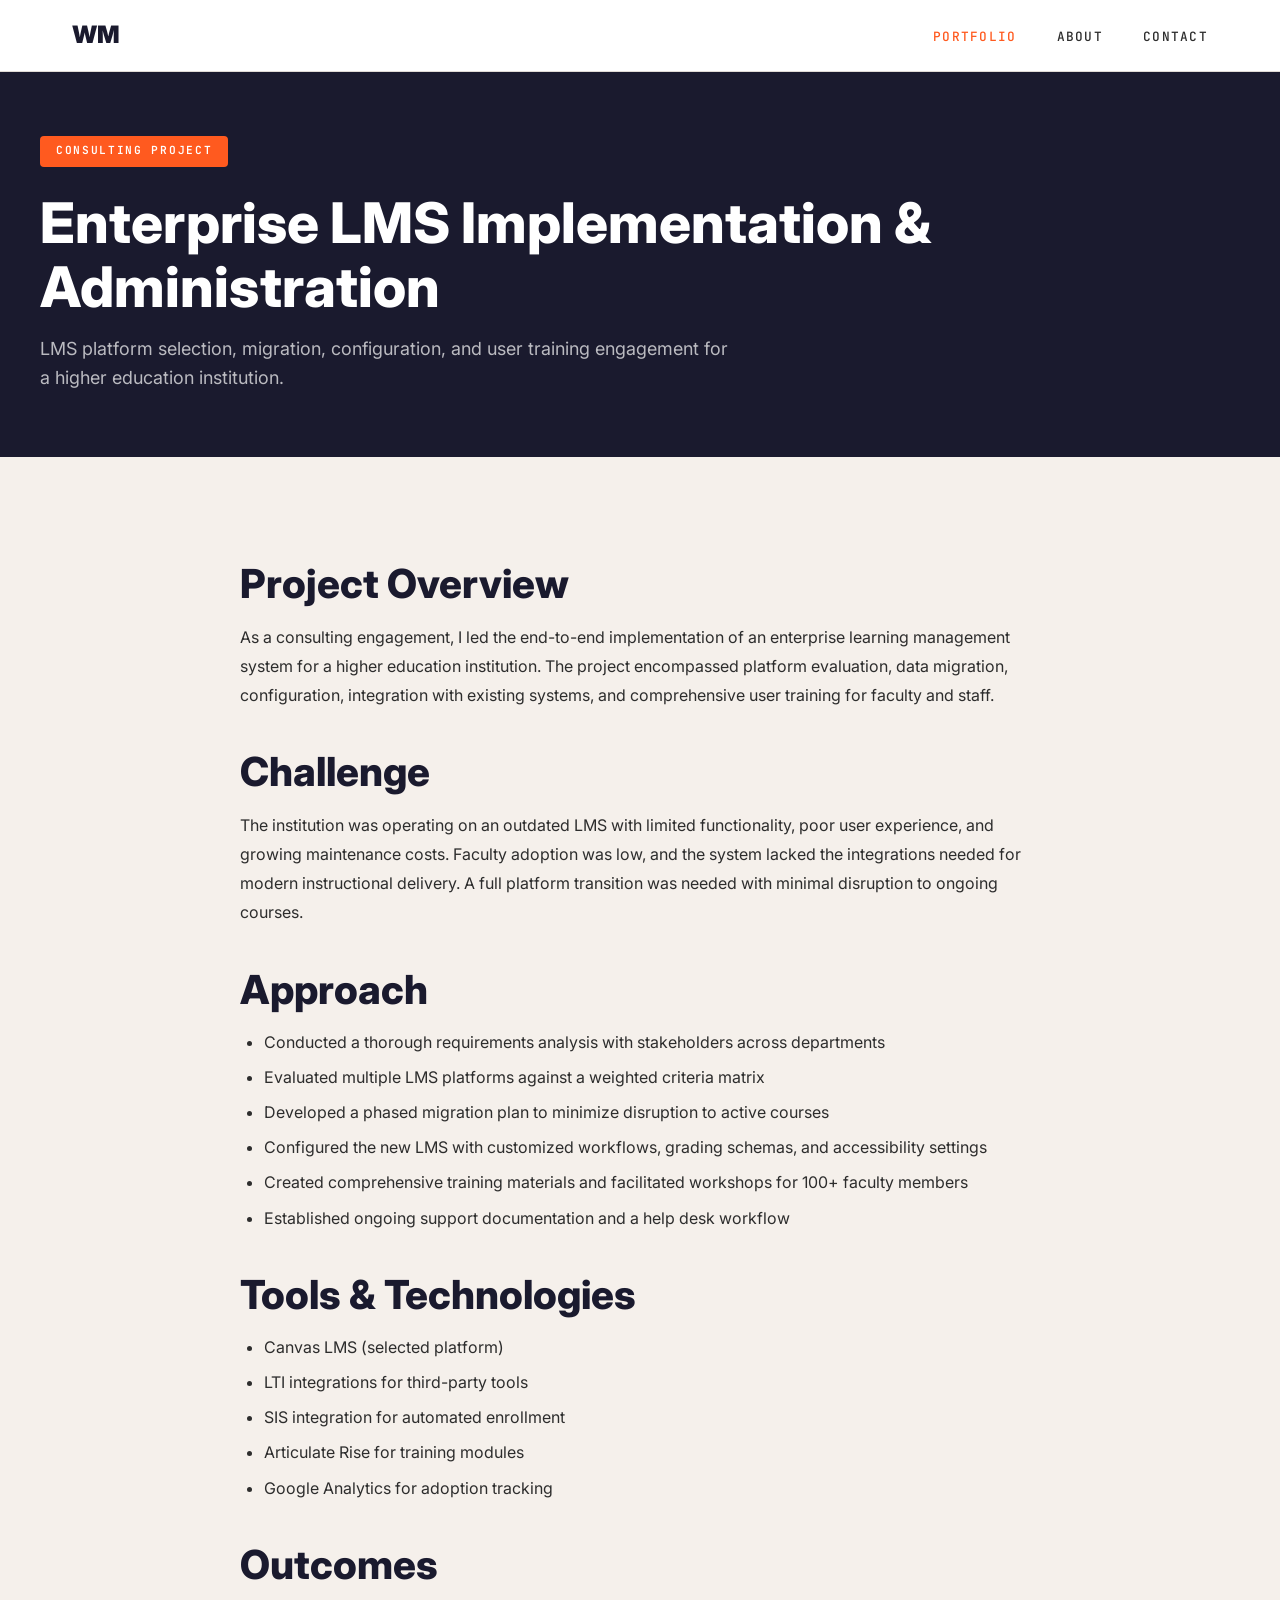
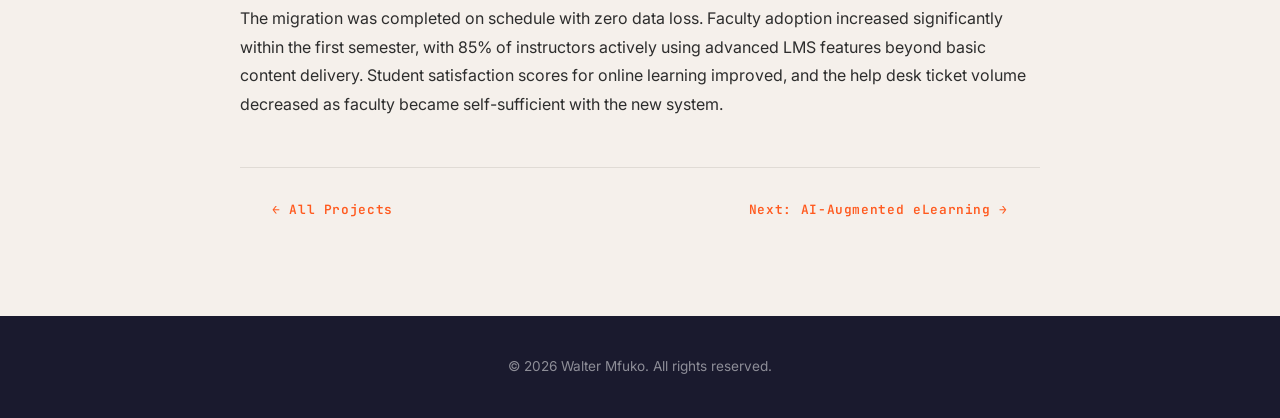
<file: waltermfuko/portfolio/lms-consulting.html>
<!DOCTYPE html>
<html lang="en">
<head>
  <meta charset="UTF-8">
  <meta name="viewport" content="width=device-width, initial-scale=1.0">
  <title>Enterprise LMS Implementation & Administration | Walter Mfuko</title>
  <meta name="description" content="LMS consulting engagement including platform selection, migration, configuration, user training, and workflow optimization for higher education.">
  <link rel="stylesheet" href="../css/style.css">
  <link rel="preconnect" href="https://fonts.googleapis.com">
  <link href="https://fonts.googleapis.com/css2?family=Inter:wght@400;500;600;700;800;900&family=JetBrains+Mono:wght@400;500;600;700&display=swap" rel="stylesheet">
</head>
<body>

  <!-- Navigation -->
  <nav class="nav">
    <div class="nav__inner">
      <a href="../index.html" class="nav__logo">WM</a>
      <button class="nav__toggle" aria-label="Toggle navigation">
        <span></span>
        <span></span>
        <span></span>
      </button>
      <ul class="nav__links">
        <li><a href="../portfolio.html" class="active">Portfolio</a></li>
        <li><a href="../about.html">About</a></li>
        <li><a href="../contact.html">Contact</a></li>
      </ul>
    </div>
    <div class="nav-overlay"></div>
  </nav>

  <!-- Project Hero -->
  <section class="project-hero">
    <div class="project-hero__inner">
      <span class="project-hero__tag">Consulting Project</span>
      <h1>Enterprise LMS Implementation & Administration</h1>
      <p>LMS platform selection, migration, configuration, and user training engagement for a higher education institution.</p>
    </div>
  </section>

  <!-- Project Content -->
  <section class="project-content">
    <div class="project-content__inner">

      <h2>Project Overview</h2>
      <p>As a consulting engagement, I led the end-to-end implementation of an enterprise learning management system for a higher education institution. The project encompassed platform evaluation, data migration, configuration, integration with existing systems, and comprehensive user training for faculty and staff.</p>

      <h2>Challenge</h2>
      <p>The institution was operating on an outdated LMS with limited functionality, poor user experience, and growing maintenance costs. Faculty adoption was low, and the system lacked the integrations needed for modern instructional delivery. A full platform transition was needed with minimal disruption to ongoing courses.</p>

      <h2>Approach</h2>
      <ul>
        <li>Conducted a thorough requirements analysis with stakeholders across departments</li>
        <li>Evaluated multiple LMS platforms against a weighted criteria matrix</li>
        <li>Developed a phased migration plan to minimize disruption to active courses</li>
        <li>Configured the new LMS with customized workflows, grading schemas, and accessibility settings</li>
        <li>Created comprehensive training materials and facilitated workshops for 100+ faculty members</li>
        <li>Established ongoing support documentation and a help desk workflow</li>
      </ul>

      <h2>Tools & Technologies</h2>
      <ul>
        <li>Canvas LMS (selected platform)</li>
        <li>LTI integrations for third-party tools</li>
        <li>SIS integration for automated enrollment</li>
        <li>Articulate Rise for training modules</li>
        <li>Google Analytics for adoption tracking</li>
      </ul>

      <h2>Outcomes</h2>
      <p>The migration was completed on schedule with zero data loss. Faculty adoption increased significantly within the first semester, with 85% of instructors actively using advanced LMS features beyond basic content delivery. Student satisfaction scores for online learning improved, and the help desk ticket volume decreased as faculty became self-sufficient with the new system.</p>

      <!-- Project Navigation -->
      <div class="project-nav">
        <a href="../portfolio.html">&larr; All Projects</a>
        <a href="elearning-consulting.html">Next: AI-Augmented eLearning &rarr;</a>
      </div>
    </div>
  </section>

  <!-- Footer -->
  <footer class="footer">
    <p>&copy; 2026 Walter Mfuko. All rights reserved.</p>
  </footer>

  <script src="../js/nav.js"></script>
</body>
</html>
</file>
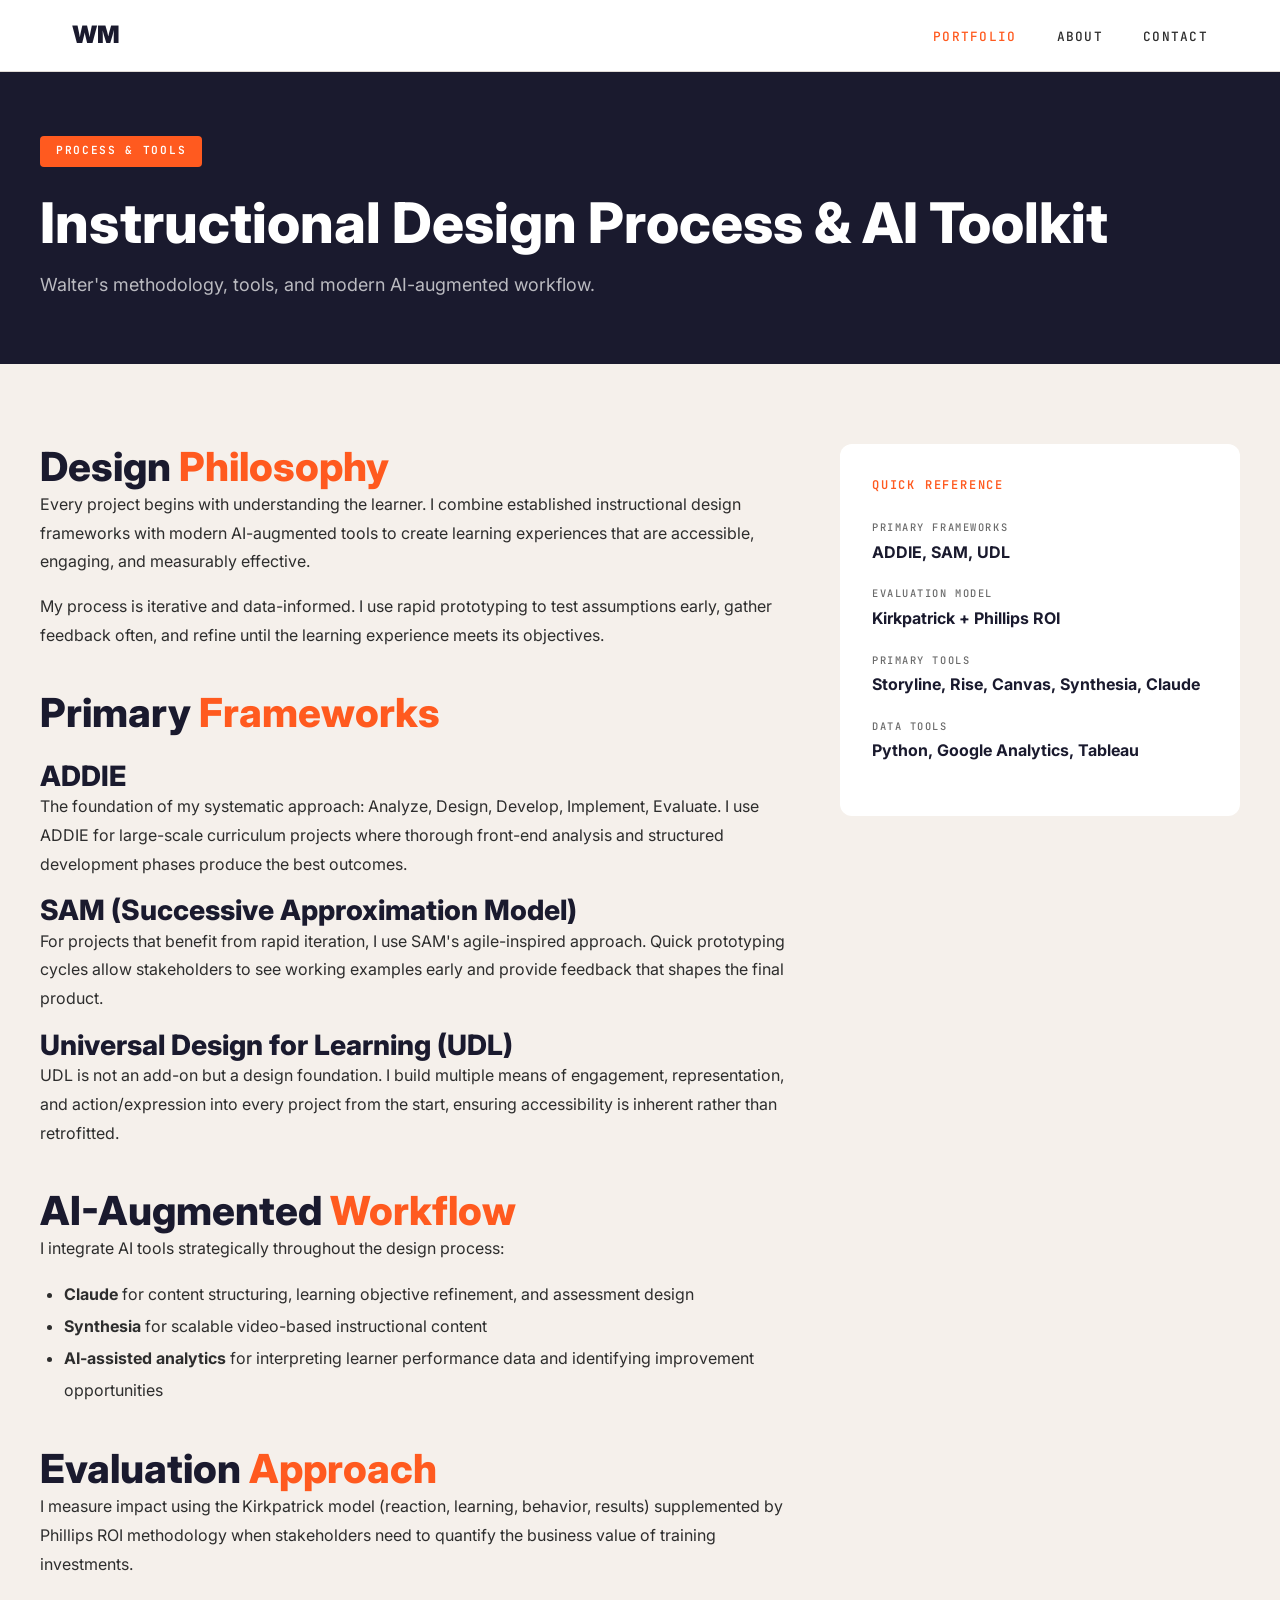
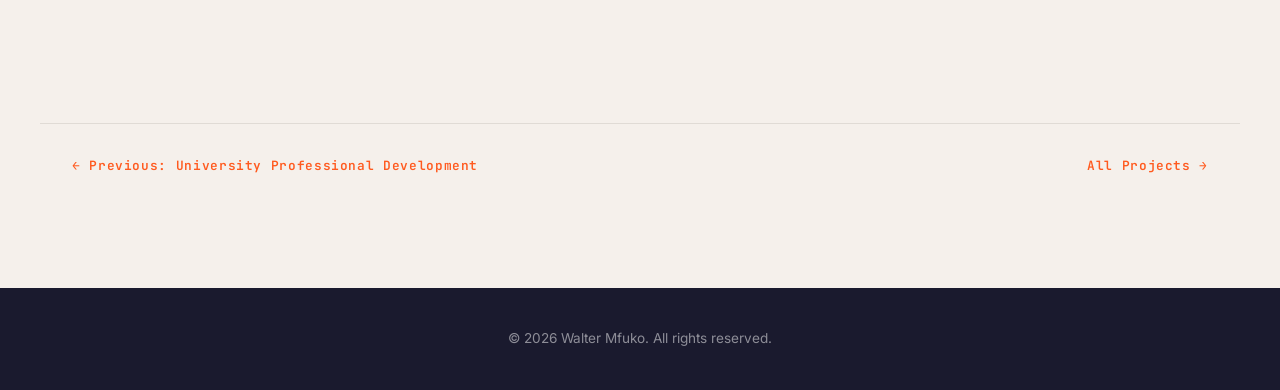
<file: waltermfuko/portfolio/process-tools.html>
<!DOCTYPE html>
<html lang="en">
<head>
  <meta charset="UTF-8">
  <meta name="viewport" content="width=device-width, initial-scale=1.0">
  <title>Instructional Design Process & AI Toolkit | Walter Mfuko</title>
  <meta name="description" content="Walter Mfuko's instructional design methodology, frameworks (ADDIE, SAM, UDL), tools (Storyline, Rise, Canvas, Synthesia, Claude), and AI-augmented workflow.">
  <link rel="stylesheet" href="../css/style.css">
  <link rel="preconnect" href="https://fonts.googleapis.com">
  <link href="https://fonts.googleapis.com/css2?family=Inter:wght@400;500;600;700;800;900&family=JetBrains+Mono:wght@400;500;600;700&display=swap" rel="stylesheet">
</head>
<body>

  <!-- Navigation -->
  <nav class="nav">
    <div class="nav__inner">
      <a href="../index.html" class="nav__logo">WM</a>
      <button class="nav__toggle" aria-label="Toggle navigation">
        <span></span>
        <span></span>
        <span></span>
      </button>
      <ul class="nav__links">
        <li><a href="../portfolio.html" class="active">Portfolio</a></li>
        <li><a href="../about.html">About</a></li>
        <li><a href="../contact.html">Contact</a></li>
      </ul>
    </div>
    <div class="nav-overlay"></div>
  </nav>

  <!-- Hero -->
  <section class="project-hero">
    <div class="project-hero__inner">
      <span class="project-hero__tag">Process & Tools</span>
      <h1>Instructional Design Process & AI Toolkit</h1>
      <p>Walter's methodology, tools, and modern AI-augmented workflow.</p>
    </div>
  </section>

  <!-- Content + Quick Reference -->
  <section class="section">
    <div class="section__inner" style="display: grid; grid-template-columns: 1fr 400px; gap: 3rem; align-items: start;">

      <!-- Main Content -->
      <div>
        <h2>Design <span class="accent">Philosophy</span></h2>
        <p style="margin-bottom: 1rem; line-height: 1.8;">Every project begins with understanding the learner. I combine established instructional design frameworks with modern AI-augmented tools to create learning experiences that are accessible, engaging, and measurably effective.</p>
        <p style="margin-bottom: 1rem; line-height: 1.8;">My process is iterative and data-informed. I use rapid prototyping to test assumptions early, gather feedback often, and refine until the learning experience meets its objectives.</p>

        <h2 style="margin-top: 2.5rem;">Primary <span class="accent">Frameworks</span></h2>

        <h3 style="margin-top: 1.5rem;">ADDIE</h3>
        <p style="margin-bottom: 1rem; line-height: 1.8;">The foundation of my systematic approach: Analyze, Design, Develop, Implement, Evaluate. I use ADDIE for large-scale curriculum projects where thorough front-end analysis and structured development phases produce the best outcomes.</p>

        <h3>SAM (Successive Approximation Model)</h3>
        <p style="margin-bottom: 1rem; line-height: 1.8;">For projects that benefit from rapid iteration, I use SAM's agile-inspired approach. Quick prototyping cycles allow stakeholders to see working examples early and provide feedback that shapes the final product.</p>

        <h3>Universal Design for Learning (UDL)</h3>
        <p style="margin-bottom: 1rem; line-height: 1.8;">UDL is not an add-on but a design foundation. I build multiple means of engagement, representation, and action/expression into every project from the start, ensuring accessibility is inherent rather than retrofitted.</p>

        <h2 style="margin-top: 2.5rem;">AI-Augmented <span class="accent">Workflow</span></h2>
        <p style="margin-bottom: 1rem; line-height: 1.8;">I integrate AI tools strategically throughout the design process:</p>
        <ul style="padding-left: 1.5rem; margin-bottom: 1rem; line-height: 2;">
          <li><strong>Claude</strong> for content structuring, learning objective refinement, and assessment design</li>
          <li><strong>Synthesia</strong> for scalable video-based instructional content</li>
          <li><strong>AI-assisted analytics</strong> for interpreting learner performance data and identifying improvement opportunities</li>
        </ul>

        <h2 style="margin-top: 2.5rem;">Evaluation <span class="accent">Approach</span></h2>
        <p style="margin-bottom: 1rem; line-height: 1.8;">I measure impact using the Kirkpatrick model (reaction, learning, behavior, results) supplemented by Phillips ROI methodology when stakeholders need to quantify the business value of training investments.</p>
      </div>

      <!-- Quick Reference Panel -->
      <div class="quick-ref" style="position: sticky; top: calc(var(--nav-height) + 2rem);">
        <div class="quick-ref__title">Quick Reference</div>

        <div class="quick-ref__item">
          <div class="quick-ref__label">Primary Frameworks</div>
          <div class="quick-ref__value">ADDIE, SAM, UDL</div>
        </div>

        <div class="quick-ref__item">
          <div class="quick-ref__label">Evaluation Model</div>
          <div class="quick-ref__value">Kirkpatrick + Phillips ROI</div>
        </div>

        <div class="quick-ref__item">
          <div class="quick-ref__label">Primary Tools</div>
          <div class="quick-ref__value">Storyline, Rise, Canvas, Synthesia, Claude</div>
        </div>

        <div class="quick-ref__item">
          <div class="quick-ref__label">Data Tools</div>
          <div class="quick-ref__value">Python, Google Analytics, Tableau</div>
        </div>
      </div>
    </div>
  </section>

  <!-- Project Navigation -->
  <section class="section" style="padding-top: 0;">
    <div class="section__inner">
      <div class="project-nav">
        <a href="university-profdev.html">&larr; Previous: University Professional Development</a>
        <a href="../portfolio.html">All Projects &rarr;</a>
      </div>
    </div>
  </section>

  <!-- Footer -->
  <footer class="footer">
    <p>&copy; 2026 Walter Mfuko. All rights reserved.</p>
  </footer>

  <!-- Mobile fix for the two-column layout -->
  <style>
    @media (max-width: 768px) {
      .section__inner[style*="grid-template-columns"] {
        display: flex !important;
        flex-direction: column !important;
      }
      .quick-ref {
        position: static !important;
        max-width: 100% !important;
        order: -1;
        margin-bottom: 2rem;
      }
    }
  </style>

  <script src="../js/nav.js"></script>
</body>
</html>
</file>
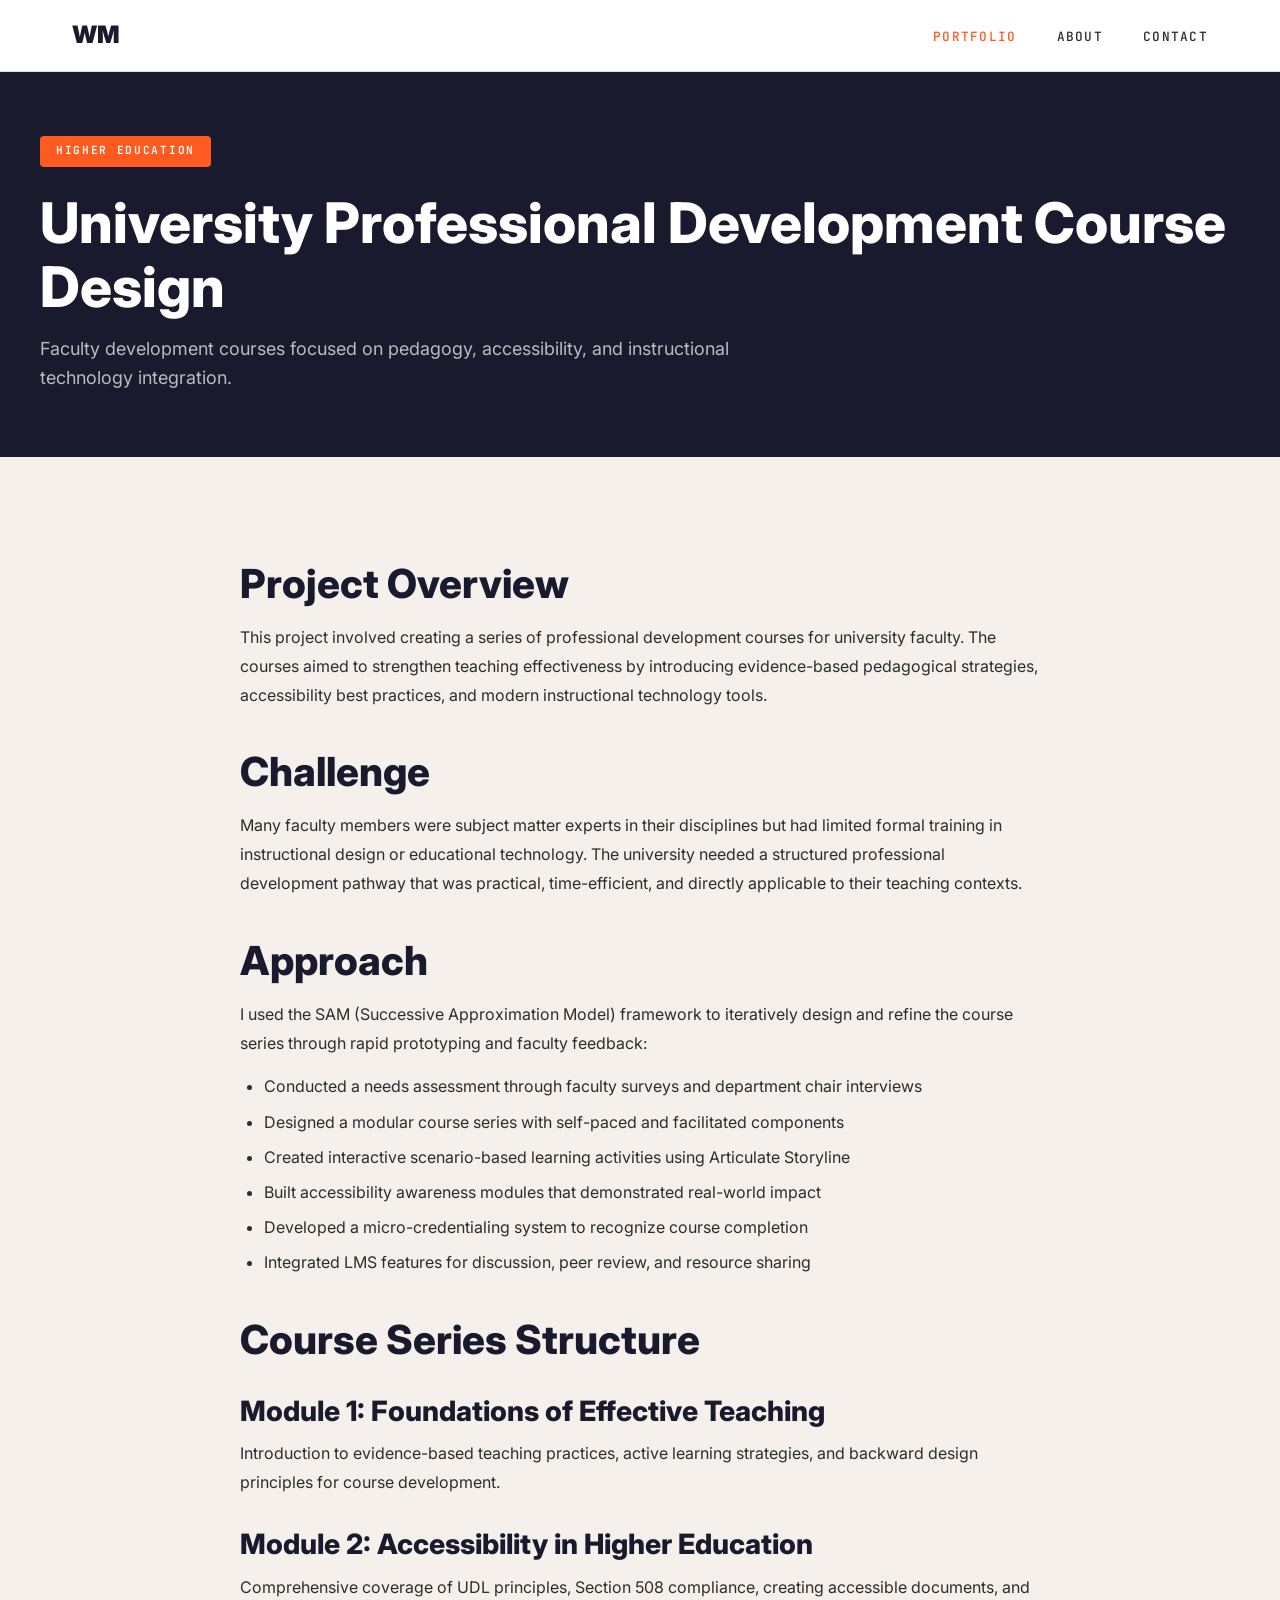
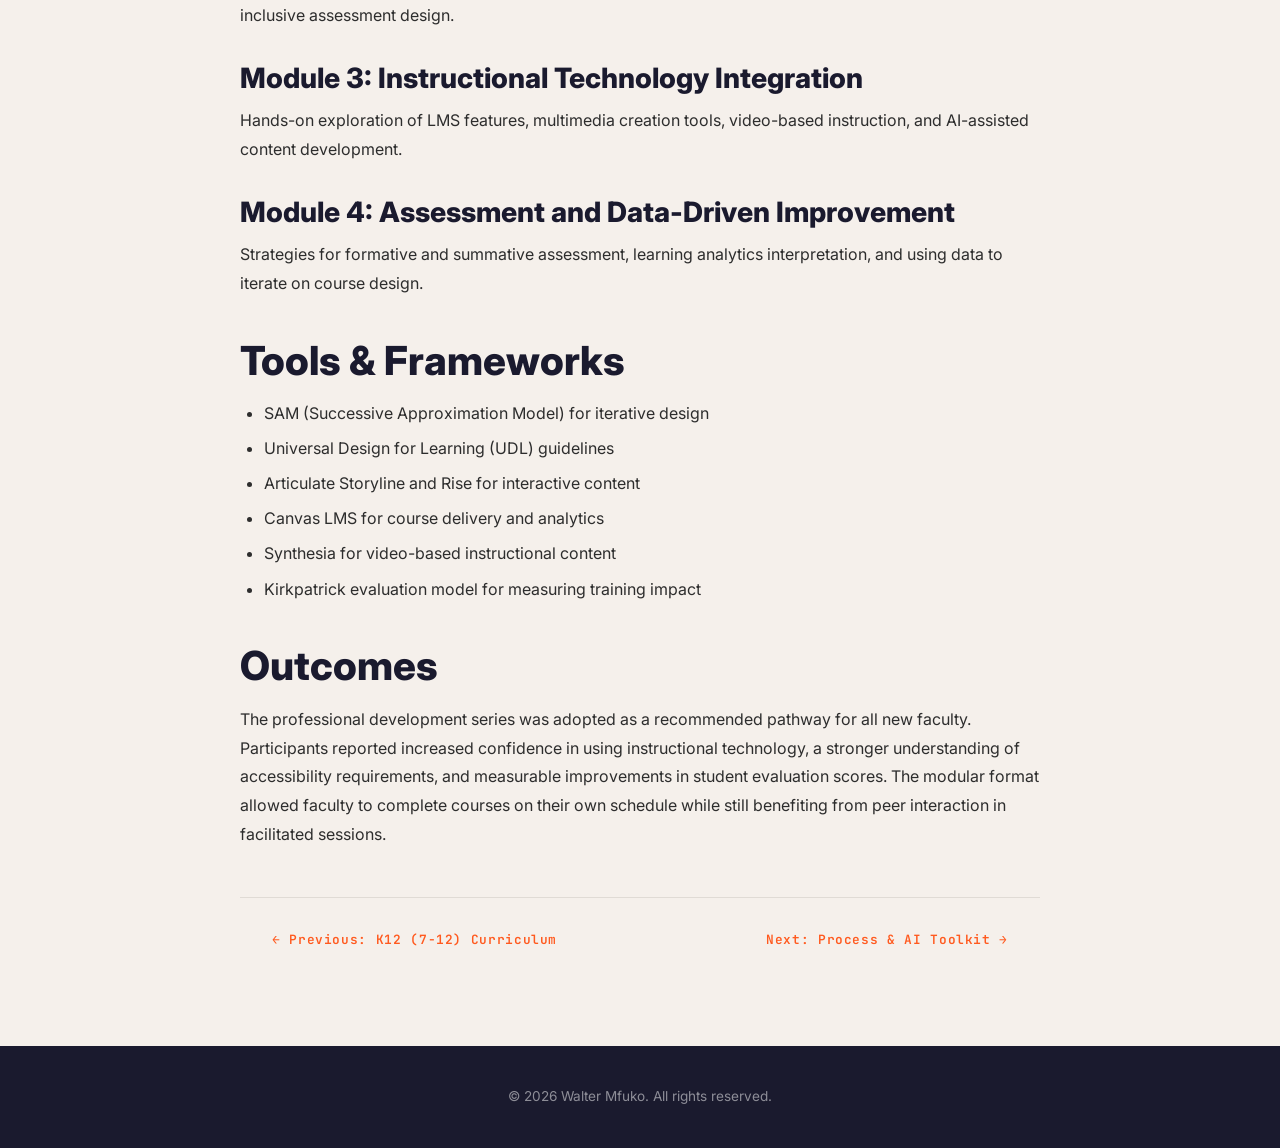
<file: waltermfuko/portfolio/university-profdev.html>
<!DOCTYPE html>
<html lang="en">
<head>
  <meta charset="UTF-8">
  <meta name="viewport" content="width=device-width, initial-scale=1.0">
  <title>University Professional Development Course Design | Walter Mfuko</title>
  <meta name="description" content="Faculty professional development course design for a university, focusing on pedagogy, accessibility, and instructional technology integration.">
  <link rel="stylesheet" href="../css/style.css">
  <link rel="preconnect" href="https://fonts.googleapis.com">
  <link href="https://fonts.googleapis.com/css2?family=Inter:wght@400;500;600;700;800;900&family=JetBrains+Mono:wght@400;500;600;700&display=swap" rel="stylesheet">
</head>
<body>

  <!-- Navigation -->
  <nav class="nav">
    <div class="nav__inner">
      <a href="../index.html" class="nav__logo">WM</a>
      <button class="nav__toggle" aria-label="Toggle navigation">
        <span></span>
        <span></span>
        <span></span>
      </button>
      <ul class="nav__links">
        <li><a href="../portfolio.html" class="active">Portfolio</a></li>
        <li><a href="../about.html">About</a></li>
        <li><a href="../contact.html">Contact</a></li>
      </ul>
    </div>
    <div class="nav-overlay"></div>
  </nav>

  <!-- Project Hero -->
  <section class="project-hero">
    <div class="project-hero__inner">
      <span class="project-hero__tag">Higher Education</span>
      <h1>University Professional Development Course Design</h1>
      <p>Faculty development courses focused on pedagogy, accessibility, and instructional technology integration.</p>
    </div>
  </section>

  <!-- Project Content - FIXED: proper structure, no overflow/scrolling issues -->
  <section class="project-content">
    <div class="project-content__inner">

      <h2>Project Overview</h2>
      <p>This project involved creating a series of professional development courses for university faculty. The courses aimed to strengthen teaching effectiveness by introducing evidence-based pedagogical strategies, accessibility best practices, and modern instructional technology tools.</p>

      <h2>Challenge</h2>
      <p>Many faculty members were subject matter experts in their disciplines but had limited formal training in instructional design or educational technology. The university needed a structured professional development pathway that was practical, time-efficient, and directly applicable to their teaching contexts.</p>

      <h2>Approach</h2>
      <p>I used the SAM (Successive Approximation Model) framework to iteratively design and refine the course series through rapid prototyping and faculty feedback:</p>
      <ul>
        <li>Conducted a needs assessment through faculty surveys and department chair interviews</li>
        <li>Designed a modular course series with self-paced and facilitated components</li>
        <li>Created interactive scenario-based learning activities using Articulate Storyline</li>
        <li>Built accessibility awareness modules that demonstrated real-world impact</li>
        <li>Developed a micro-credentialing system to recognize course completion</li>
        <li>Integrated LMS features for discussion, peer review, and resource sharing</li>
      </ul>

      <h2>Course Series Structure</h2>
      <h3>Module 1: Foundations of Effective Teaching</h3>
      <p>Introduction to evidence-based teaching practices, active learning strategies, and backward design principles for course development.</p>

      <h3>Module 2: Accessibility in Higher Education</h3>
      <p>Comprehensive coverage of UDL principles, Section 508 compliance, creating accessible documents, and inclusive assessment design.</p>

      <h3>Module 3: Instructional Technology Integration</h3>
      <p>Hands-on exploration of LMS features, multimedia creation tools, video-based instruction, and AI-assisted content development.</p>

      <h3>Module 4: Assessment and Data-Driven Improvement</h3>
      <p>Strategies for formative and summative assessment, learning analytics interpretation, and using data to iterate on course design.</p>

      <h2>Tools & Frameworks</h2>
      <ul>
        <li>SAM (Successive Approximation Model) for iterative design</li>
        <li>Universal Design for Learning (UDL) guidelines</li>
        <li>Articulate Storyline and Rise for interactive content</li>
        <li>Canvas LMS for course delivery and analytics</li>
        <li>Synthesia for video-based instructional content</li>
        <li>Kirkpatrick evaluation model for measuring training impact</li>
      </ul>

      <h2>Outcomes</h2>
      <p>The professional development series was adopted as a recommended pathway for all new faculty. Participants reported increased confidence in using instructional technology, a stronger understanding of accessibility requirements, and measurable improvements in student evaluation scores. The modular format allowed faculty to complete courses on their own schedule while still benefiting from peer interaction in facilitated sessions.</p>

      <!-- Project Navigation - all links verified to existing pages -->
      <div class="project-nav">
        <a href="k12-curriculum.html">&larr; Previous: K12 (7-12) Curriculum</a>
        <a href="process-tools.html">Next: Process & AI Toolkit &rarr;</a>
      </div>
    </div>
  </section>

  <!-- Footer -->
  <footer class="footer">
    <p>&copy; 2026 Walter Mfuko. All rights reserved.</p>
  </footer>

  <script src="../js/nav.js"></script>
</body>
</html>
</file>
<file: nba-game/style.css>
/* ============================================================
   NBA NameDrop - Enhanced Styles
   ============================================================ */

/* ---------- CSS Variables ---------- */
:root {
  --primary: #17408B;
  --secondary: #C9082A;
  --accent: #FF6B35;
  --gold: #FFD700;
  --dark: #0a0e1a;
  --dark-surface: #141928;
  --dark-card: #1c2237;
  --dark-border: #2a3050;
  --text-primary: #ffffff;
  --text-secondary: #8892b0;
  --text-muted: #5a6380;
  --success: #00d4aa;
  --danger: #ff4757;
  --warning: #ffa502;
  --glow-primary: rgba(23, 64, 139, 0.4);
  --glow-accent: rgba(255, 107, 53, 0.4);
  --glow-success: rgba(0, 212, 170, 0.4);
  --radius: 12px;
  --radius-lg: 20px;
  --transition: 0.3s cubic-bezier(0.4, 0, 0.2, 1);

  /* Category themes - overridden per category */
  --cat-primary: #17408B;
  --cat-secondary: #C9082A;
  --cat-glow: rgba(23, 64, 139, 0.4);
}

/* Category theme overrides */
body.theme-nba    { --cat-primary: #17408B; --cat-secondary: #C9082A; --cat-glow: rgba(23,64,139,0.4); }
body.theme-nfl    { --cat-primary: #013369; --cat-secondary: #D50A0A; --cat-glow: rgba(1,51,105,0.4); }
body.theme-movies { --cat-primary: #8B5CF6; --cat-secondary: #EC4899; --cat-glow: rgba(139,92,246,0.4); }
body.theme-presidents { --cat-primary: #1e3a5f; --cat-secondary: #b91c1c; --cat-glow: rgba(30,58,95,0.4); }
body.theme-celebrities { --cat-primary: #d97706; --cat-secondary: #ec4899; --cat-glow: rgba(217,119,6,0.4); }
body.theme-disney { --cat-primary: #1d4ed8; --cat-secondary: #7c3aed; --cat-glow: rgba(29,78,216,0.4); }

/* ---------- Reset & Base ---------- */
*, *::before, *::after {
  margin: 0; padding: 0; box-sizing: border-box;
}

html { font-size: 16px; -webkit-font-smoothing: antialiased; }

body {
  font-family: 'Inter', 'Segoe UI', system-ui, -apple-system, sans-serif;
  background: var(--dark);
  color: var(--text-primary);
  min-height: 100vh;
  overflow-x: hidden;
}

/* ---------- Animated Background ---------- */
.bg-animation {
  position: fixed; inset: 0; z-index: 0; pointer-events: none; overflow: hidden;
}

.bg-animation::before {
  content: '';
  position: absolute; inset: -50%;
  background: radial-gradient(ellipse at 20% 50%, var(--cat-glow) 0%, transparent 50%),
              radial-gradient(ellipse at 80% 20%, rgba(201,8,42,0.15) 0%, transparent 50%),
              radial-gradient(ellipse at 50% 80%, rgba(255,107,53,0.1) 0%, transparent 50%);
  animation: bgShift 20s ease-in-out infinite alternate;
}

@keyframes bgShift {
  0% { transform: translate(0, 0) scale(1); }
  50% { transform: translate(-5%, 3%) scale(1.1); }
  100% { transform: translate(3%, -2%) scale(1.05); }
}

.floating-ball {
  position: absolute;
  width: 300px; height: 300px;
  border-radius: 50%;
  background: radial-gradient(circle at 35% 35%, var(--accent), #c44d1a);
  opacity: 0.03;
  animation: floatBall 25s ease-in-out infinite;
  top: 10%; right: -5%;
}

@keyframes floatBall {
  0%, 100% { transform: translateY(0) rotate(0deg); }
  50% { transform: translateY(-80px) rotate(180deg); }
}

/* ---------- Landing Page ---------- */
.landing-container {
  position: relative; z-index: 1;
  min-height: 100vh;
  display: flex; flex-direction: column;
  align-items: center; justify-content: center;
  padding: 40px 20px;
}

.landing-header {
  text-align: center; margin-bottom: 50px;
  animation: fadeInUp 0.8s ease-out;
}

.landing-title {
  font-size: clamp(3rem, 8vw, 5.5rem);
  font-weight: 900;
  letter-spacing: 4px;
  text-transform: uppercase;
  background: linear-gradient(135deg, #42dcdb, #917eff, #ff47da, #ff6b35);
  background-size: 300% 300%;
  -webkit-background-clip: text; background-clip: text;
  color: transparent;
  animation: gradientShift 4s ease infinite;
  text-shadow: none;
  line-height: 1.1;
}

@keyframes gradientShift {
  0%, 100% { background-position: 0% 50%; }
  50% { background-position: 100% 50%; }
}

.landing-subtitle {
  font-size: clamp(1rem, 2.5vw, 1.4rem);
  color: var(--text-secondary);
  margin-top: 12px;
  letter-spacing: 3px;
  text-transform: uppercase;
  font-weight: 300;
}

.category-grid {
  display: grid;
  grid-template-columns: repeat(auto-fit, minmax(280px, 1fr));
  gap: 24px;
  max-width: 1000px;
  width: 100%;
  animation: fadeInUp 0.8s ease-out 0.2s both;
}

.category-card {
  position: relative;
  background: var(--dark-card);
  border: 1px solid var(--dark-border);
  border-radius: var(--radius-lg);
  padding: 32px 24px;
  text-decoration: none;
  color: var(--text-primary);
  transition: var(--transition);
  overflow: hidden;
  cursor: pointer;
  display: flex; flex-direction: column;
  align-items: center; text-align: center;
  min-height: 200px;
  justify-content: center;
}

.category-card::before {
  content: '';
  position: absolute; inset: 0;
  background: linear-gradient(135deg, var(--cat-primary), var(--cat-secondary));
  opacity: 0;
  transition: opacity 0.4s ease;
  z-index: 0;
}

.category-card:hover::before { opacity: 0.15; }

.category-card:hover {
  transform: translateY(-8px);
  border-color: var(--cat-primary);
  box-shadow: 0 20px 40px rgba(0,0,0,0.4), 0 0 30px var(--cat-glow);
}

.category-card > * { position: relative; z-index: 1; }

.category-icon {
  font-size: 3rem;
  margin-bottom: 16px;
  display: block;
  filter: drop-shadow(0 0 10px rgba(255,255,255,0.2));
}

.category-name {
  font-size: 1.4rem;
  font-weight: 700;
  margin-bottom: 8px;
  letter-spacing: 1px;
}

.category-desc {
  font-size: 0.85rem;
  color: var(--text-secondary);
  line-height: 1.5;
}

.category-count {
  display: inline-block;
  margin-top: 12px;
  padding: 4px 12px;
  background: rgba(255,255,255,0.08);
  border-radius: 20px;
  font-size: 0.75rem;
  color: var(--text-muted);
}

/* ---------- Game Page Layout ---------- */
.game-wrapper {
  position: relative; z-index: 1;
  max-width: 800px;
  margin: 0 auto;
  padding: 16px;
  min-height: 100vh;
  display: flex; flex-direction: column;
}

/* ---------- Game Header ---------- */
.game-header {
  display: flex;
  align-items: center;
  justify-content: space-between;
  padding: 16px 20px;
  background: linear-gradient(135deg, var(--cat-primary), var(--cat-secondary));
  border-radius: var(--radius-lg) var(--radius-lg) 0 0;
  position: relative;
}

.game-header h1 {
  font-size: 1.5rem;
  font-weight: 800;
  letter-spacing: 2px;
  text-transform: uppercase;
}

.header-buttons {
  display: flex; gap: 8px;
}

.icon-btn {
  width: 38px; height: 38px;
  border-radius: 50%;
  border: none;
  background: rgba(255,255,255,0.15);
  color: white;
  font-size: 1.1rem;
  cursor: pointer;
  transition: var(--transition);
  display: flex; align-items: center; justify-content: center;
  backdrop-filter: blur(4px);
}

.icon-btn:hover { background: rgba(255,255,255,0.3); transform: scale(1.1); }

.back-link {
  color: white; text-decoration: none;
  display: flex; align-items: center; justify-content: center;
  width: 38px; height: 38px; border-radius: 50%;
  background: rgba(255,255,255,0.15);
  font-size: 1.2rem;
  transition: var(--transition);
}

.back-link:hover { background: rgba(255,255,255,0.3); transform: scale(1.1); }

/* ---------- Setup Screen ---------- */
.setup-screen {
  background: var(--dark-surface);
  border: 1px solid var(--dark-border);
  border-top: none;
  border-radius: 0 0 var(--radius-lg) var(--radius-lg);
  padding: 32px 24px;
  flex: 1;
}

.setup-section {
  margin-bottom: 28px;
}

.setup-section h3 {
  font-size: 0.85rem;
  text-transform: uppercase;
  letter-spacing: 2px;
  color: var(--text-muted);
  margin-bottom: 14px;
}

.btn-group {
  display: flex; gap: 10px; flex-wrap: wrap;
}

.mode-btn, .diff-btn {
  flex: 1;
  min-width: 100px;
  padding: 14px 16px;
  background: var(--dark-card);
  border: 2px solid var(--dark-border);
  border-radius: var(--radius);
  color: var(--text-secondary);
  font-size: 0.95rem;
  font-weight: 600;
  cursor: pointer;
  transition: var(--transition);
  text-align: center;
}

.mode-btn:hover, .diff-btn:hover {
  border-color: var(--cat-primary);
  color: var(--text-primary);
}

.mode-btn.selected, .diff-btn.selected {
  background: linear-gradient(135deg, var(--cat-primary), var(--cat-secondary));
  border-color: transparent;
  color: white;
  box-shadow: 0 4px 15px var(--cat-glow);
}

.mode-desc {
  font-size: 0.75rem; color: var(--text-muted);
  margin-top: 4px; font-weight: 400;
}

.btn-start {
  width: 100%;
  padding: 18px;
  background: linear-gradient(135deg, var(--cat-primary), var(--cat-secondary));
  border: none;
  border-radius: var(--radius);
  color: white;
  font-size: 1.2rem;
  font-weight: 800;
  letter-spacing: 2px;
  text-transform: uppercase;
  cursor: pointer;
  transition: var(--transition);
  margin-top: 10px;
}

.btn-start:hover {
  transform: translateY(-2px);
  box-shadow: 0 8px 25px var(--cat-glow);
}

.alltime-stats {
  display: flex; gap: 12px; flex-wrap: wrap;
}

.alltime-item {
  flex: 1; min-width: 80px;
  background: var(--dark-card);
  border-radius: var(--radius);
  padding: 12px;
  text-align: center;
}

.alltime-item span:first-child {
  display: block; font-size: 0.7rem;
  text-transform: uppercase;
  color: var(--text-muted);
  letter-spacing: 1px;
  margin-bottom: 4px;
}

.alltime-item span:last-child {
  font-size: 1.3rem; font-weight: 700;
  color: var(--accent);
}

/* ---------- Game Screen ---------- */
.game-screen {
  background: var(--dark-surface);
  border: 1px solid var(--dark-border);
  border-top: none;
  border-radius: 0 0 var(--radius-lg) var(--radius-lg);
  padding: 0;
  flex: 1;
  display: flex; flex-direction: column;
}

.hidden { display: none !important; }

/* ---------- Scoreboard ---------- */
.scoreboard {
  display: flex;
  justify-content: center;
  gap: 24px;
  padding: 20px;
  background: rgba(0,0,0,0.2);
}

.score-box {
  text-align: center;
  padding: 12px 28px;
  border-radius: var(--radius);
  background: var(--dark-card);
  border: 2px solid var(--dark-border);
  transition: var(--transition);
  min-width: 120px;
}

.score-box.active {
  border-color: var(--cat-primary);
  box-shadow: 0 0 20px var(--cat-glow);
  background: linear-gradient(135deg, rgba(23,64,139,0.3), rgba(201,8,42,0.2));
}

.score-label {
  font-size: 0.7rem;
  text-transform: uppercase;
  letter-spacing: 2px;
  color: var(--text-muted);
  margin-bottom: 4px;
}

.score-value {
  font-size: 2.2rem;
  font-weight: 900;
  transition: var(--transition);
}

.score-box.active .score-value { color: var(--gold); }

.vs-divider {
  display: flex; align-items: center;
  font-size: 0.9rem; font-weight: 700;
  color: var(--text-muted);
}

/* ---------- Timer ---------- */
.timer-container {
  padding: 0 20px; margin-top: -4px;
}

.timer-bar-wrapper {
  background: var(--dark-card);
  border-radius: 6px;
  height: 8px;
  overflow: hidden;
  position: relative;
}

.timer-bar {
  height: 100%;
  background: linear-gradient(90deg, var(--success), var(--cat-primary));
  border-radius: 6px;
  transition: width 1s linear, background 0.3s;
  width: 100%;
}

.timer-bar.timer-warning {
  background: linear-gradient(90deg, var(--warning), #ff8c00);
}

.timer-bar.timer-critical {
  background: linear-gradient(90deg, var(--danger), #ff2020);
  animation: timerPulse 0.5s ease-in-out infinite;
}

@keyframes timerPulse {
  0%, 100% { opacity: 1; }
  50% { opacity: 0.6; }
}

.timer-text {
  text-align: center; font-size: 0.75rem;
  color: var(--text-muted); margin-top: 4px;
  font-weight: 600;
}

/* ---------- Required Letter ---------- */
.required-letter {
  text-align: center;
  padding: 20px;
}

.required-label {
  font-size: 0.75rem;
  text-transform: uppercase;
  letter-spacing: 2px;
  color: var(--text-muted);
  margin-bottom: 8px;
}

.big-letter {
  font-size: 4.5rem;
  font-weight: 900;
  background: linear-gradient(135deg, var(--cat-primary), var(--accent));
  -webkit-background-clip: text; background-clip: text;
  color: transparent;
  line-height: 1;
  display: inline-block;
  filter: drop-shadow(0 0 20px var(--cat-glow));
}

.big-letter.letter-pulse {
  animation: letterPulse 0.6s ease-out;
}

@keyframes letterPulse {
  0% { transform: scale(0.5); opacity: 0.3; }
  50% { transform: scale(1.2); }
  100% { transform: scale(1); opacity: 1; }
}

/* ---------- Turn Indicator ---------- */
.turn-indicator {
  text-align: center;
  padding: 10px 20px;
  margin: 0 20px;
  border-radius: var(--radius);
  font-weight: 700;
  font-size: 0.9rem;
  letter-spacing: 1px;
  text-transform: uppercase;
  transition: var(--transition);
}

.turn-indicator.your-turn {
  background: rgba(0, 212, 170, 0.1);
  color: var(--success);
  border: 1px solid rgba(0, 212, 170, 0.2);
}

.turn-indicator.cpu-turn {
  background: rgba(255, 71, 87, 0.1);
  color: var(--danger);
  border: 1px solid rgba(255, 71, 87, 0.2);
}

/* ---------- Streak Indicator ---------- */
.streak-indicator {
  text-align: center;
  padding: 0 20px;
  font-size: 0.85rem;
  font-weight: 700;
  height: 28px;
  display: flex; align-items: center; justify-content: center;
  transition: var(--transition);
}

.streak-indicator.active {
  color: var(--gold);
  animation: streakGlow 1s ease-in-out infinite alternate;
}

.streak-indicator.streak-3 { color: #00d4aa; }
.streak-indicator.streak-4 { color: var(--gold); }

@keyframes streakGlow {
  0% { text-shadow: 0 0 5px currentColor; }
  100% { text-shadow: 0 0 15px currentColor, 0 0 30px currentColor; }
}

/* ---------- Lives (Survival) ---------- */
.lives-section { text-align: center; padding: 8px 20px; }
.lives-section .section-label {
  font-size: 0.7rem; text-transform: uppercase;
  letter-spacing: 2px; color: var(--text-muted);
  margin-bottom: 6px;
}
.life-heart {
  font-size: 1.8rem; margin: 0 4px;
  transition: var(--transition);
}
.life-heart.alive { color: var(--danger); filter: drop-shadow(0 0 6px var(--danger)); }
.life-heart.dead { color: var(--text-muted); opacity: 0.3; }

/* ---------- Game History ---------- */
.game-history {
  margin: 12px 20px;
  max-height: 200px;
  overflow-y: auto;
  border-radius: var(--radius);
  background: rgba(0,0,0,0.25);
  border: 1px solid var(--dark-border);
}

.game-history::-webkit-scrollbar { width: 4px; }
.game-history::-webkit-scrollbar-track { background: transparent; }
.game-history::-webkit-scrollbar-thumb { background: var(--dark-border); border-radius: 4px; }

.history-entry {
  display: flex;
  align-items: center;
  gap: 10px;
  padding: 10px 14px;
  border-bottom: 1px solid rgba(255,255,255,0.04);
  font-size: 0.88rem;
  transition: var(--transition);
}

.history-entry.newest {
  animation: slideIn 0.3s ease-out;
}

@keyframes slideIn {
  from { opacity: 0; transform: translateX(-20px); }
  to { opacity: 1; transform: translateX(0); }
}

.history-entry.correct { background: rgba(0, 212, 170, 0.05); }
.history-entry.incorrect { background: rgba(255, 71, 87, 0.05); }

.entry-icon { font-size: 1rem; font-weight: 700; width: 20px; text-align: center; }
.correct-icon { color: var(--success); }
.wrong-icon { color: var(--danger); }
.neutral-icon { color: var(--text-muted); font-size: 0.6rem; }

.you-label, .cpu-label, .auto-label {
  font-size: 0.65rem;
  font-weight: 800;
  letter-spacing: 1px;
  padding: 2px 8px;
  border-radius: 4px;
  text-transform: uppercase;
  min-width: 42px;
  text-align: center;
}

.you-label { background: rgba(0,212,170,0.15); color: var(--success); }
.cpu-label { background: rgba(255,71,87,0.15); color: var(--danger); }
.auto-label { background: rgba(255,255,255,0.08); color: var(--text-muted); }

.entry-name { font-weight: 600; flex: 1; }
.entry-detail { font-size: 0.75rem; color: var(--text-muted); }

/* ---------- Computer Thinking ---------- */
.computer-thinking {
  text-align: center;
  padding: 12px;
  color: var(--text-secondary);
  font-size: 0.85rem;
}

.thinking-dots::after {
  content: '';
  animation: dots 1.5s steps(4) infinite;
}

@keyframes dots {
  0% { content: ''; }
  25% { content: '.'; }
  50% { content: '..'; }
  75% { content: '...'; }
}

/* ---------- Input Section ---------- */
.input-section {
  padding: 16px 20px;
  position: relative;
}

.input-wrapper {
  position: relative;
  display: flex;
  gap: 8px;
}

.player-input {
  flex: 1;
  padding: 14px 16px;
  background: var(--dark-card);
  border: 2px solid var(--dark-border);
  border-radius: var(--radius);
  color: var(--text-primary);
  font-size: 1rem;
  font-family: inherit;
  outline: none;
  transition: var(--transition);
}

.player-input:focus {
  border-color: var(--cat-primary);
  box-shadow: 0 0 0 3px var(--cat-glow);
}

.player-input::placeholder { color: var(--text-muted); }
.player-input:disabled { opacity: 0.5; cursor: not-allowed; }

.btn-submit {
  padding: 14px 24px;
  background: linear-gradient(135deg, var(--cat-primary), var(--cat-secondary));
  border: none;
  border-radius: var(--radius);
  color: white;
  font-size: 1rem;
  font-weight: 700;
  cursor: pointer;
  transition: var(--transition);
  white-space: nowrap;
}

.btn-submit:hover:not(:disabled) {
  transform: translateY(-2px);
  box-shadow: 0 4px 15px var(--cat-glow);
}

.btn-submit:disabled { opacity: 0.5; cursor: not-allowed; }

/* ---------- Autocomplete ---------- */
.autocomplete-list {
  position: absolute;
  top: 100%;
  left: 0; right: 60px;
  background: var(--dark-card);
  border: 1px solid var(--dark-border);
  border-radius: 0 0 var(--radius) var(--radius);
  max-height: 0;
  overflow: hidden;
  z-index: 100;
  transition: max-height 0.2s ease;
  box-shadow: 0 10px 30px rgba(0,0,0,0.5);
}

.autocomplete-list.visible {
  max-height: 250px;
  overflow-y: auto;
}

.autocomplete-item {
  padding: 10px 14px;
  cursor: pointer;
  font-size: 0.9rem;
  border-bottom: 1px solid rgba(255,255,255,0.04);
  transition: background 0.15s;
}

.autocomplete-item:hover {
  background: rgba(255,255,255,0.08);
}

.autocomplete-item strong {
  color: var(--accent);
}

/* ---------- Action Buttons ---------- */
.action-row {
  display: flex;
  gap: 8px;
  padding: 0 20px 12px;
  flex-wrap: wrap;
}

.btn-hint, .btn-powerup {
  padding: 8px 16px;
  background: var(--dark-card);
  border: 1px solid var(--dark-border);
  border-radius: var(--radius);
  color: var(--text-secondary);
  font-size: 0.8rem;
  font-weight: 600;
  cursor: pointer;
  transition: var(--transition);
  display: flex; align-items: center; gap: 6px;
}

.btn-hint:hover:not(:disabled), .btn-powerup:hover:not(:disabled) {
  border-color: var(--cat-primary);
  color: var(--text-primary);
  background: rgba(23,64,139,0.15);
}

.btn-hint:disabled, .btn-powerup:disabled, .btn-powerup.used {
  opacity: 0.35; cursor: not-allowed;
}

.powerup-icon { font-size: 1rem; }
.powerup-count { font-size: 0.7rem; opacity: 0.7; }

/* ---------- Messages ---------- */
.error-msg, .hint-msg {
  margin: 0 20px;
  padding: 0;
  max-height: 0;
  overflow: hidden;
  border-radius: var(--radius);
  font-size: 0.85rem;
  transition: all 0.3s ease;
}

.error-msg.show {
  padding: 10px 14px; margin-bottom: 8px;
  max-height: 60px;
  background: rgba(255, 71, 87, 0.1);
  border: 1px solid rgba(255, 71, 87, 0.2);
  color: var(--danger);
}

.hint-msg.show {
  padding: 10px 14px; margin-bottom: 8px;
  max-height: 60px;
  background: rgba(255, 165, 2, 0.08);
  border-left: 3px solid var(--warning);
  color: var(--warning);
}

/* ---------- Stats Bar ---------- */
.stats-bar {
  display: flex;
  justify-content: space-around;
  padding: 16px 20px;
  border-top: 1px solid var(--dark-border);
  margin-top: auto;
}

.stat-item { text-align: center; }

.stat-label {
  display: block;
  font-size: 0.6rem;
  text-transform: uppercase;
  letter-spacing: 1.5px;
  color: var(--text-muted);
  margin-bottom: 2px;
}

.stat-value {
  font-size: 1.3rem;
  font-weight: 800;
  color: var(--accent);
}

/* ---------- Game Over Overlay ---------- */
.game-over-overlay {
  position: fixed; inset: 0;
  background: rgba(0,0,0,0.85);
  backdrop-filter: blur(10px);
  z-index: 1000;
  display: flex;
  align-items: center; justify-content: center;
  opacity: 0; pointer-events: none;
  transition: opacity 0.4s ease;
}

.game-over-overlay.visible {
  opacity: 1; pointer-events: all;
}

.game-over-content {
  background: var(--dark-surface);
  border: 1px solid var(--dark-border);
  border-radius: var(--radius-lg);
  padding: 36px;
  max-width: 440px;
  width: 90%;
  text-align: center;
  animation: scaleIn 0.4s ease-out;
}

@keyframes scaleIn {
  from { transform: scale(0.8); opacity: 0; }
  to { transform: scale(1); opacity: 1; }
}

.game-over-title {
  font-size: 1.6rem;
  font-weight: 800;
  text-transform: uppercase;
  letter-spacing: 3px;
  margin-bottom: 8px;
  color: var(--text-muted);
}

.game-over-reason {
  color: var(--text-secondary);
  margin-bottom: 24px;
  font-size: 0.95rem;
}

.summary-result {
  font-size: 2rem;
  font-weight: 900;
  margin-bottom: 20px;
}

.summary-result.win { color: var(--success); }
.summary-result.lose { color: var(--danger); }

.summary-grid {
  display: grid;
  grid-template-columns: repeat(3, 1fr);
  gap: 12px;
  margin-bottom: 24px;
}

.summary-item {
  background: var(--dark-card);
  border-radius: var(--radius);
  padding: 12px 8px;
}

.summary-label {
  display: block;
  font-size: 0.65rem;
  text-transform: uppercase;
  letter-spacing: 1px;
  color: var(--text-muted);
  margin-bottom: 4px;
}

.summary-value {
  font-size: 1.4rem;
  font-weight: 800;
  color: var(--accent);
}

.btn-share {
  padding: 10px 24px;
  background: transparent;
  border: 2px solid var(--cat-primary);
  border-radius: var(--radius);
  color: var(--cat-primary);
  font-weight: 700;
  cursor: pointer;
  transition: var(--transition);
  margin-right: 8px;
}

.btn-share:hover {
  background: var(--cat-primary); color: white;
}

.btn-restart {
  padding: 12px 32px;
  background: linear-gradient(135deg, var(--cat-primary), var(--cat-secondary));
  border: none;
  border-radius: var(--radius);
  color: white;
  font-size: 1rem;
  font-weight: 700;
  cursor: pointer;
  transition: var(--transition);
  margin-top: 12px;
}

.btn-restart:hover {
  transform: translateY(-2px);
  box-shadow: 0 4px 15px var(--cat-glow);
}

/* ---------- Modals ---------- */
.modal-overlay {
  position: fixed; inset: 0;
  background: rgba(0,0,0,0.8);
  backdrop-filter: blur(6px);
  z-index: 999;
  display: flex;
  align-items: center; justify-content: center;
  opacity: 0; pointer-events: none;
  transition: opacity 0.3s ease;
}

.modal-overlay.visible {
  opacity: 1; pointer-events: all;
}

.modal-content {
  background: var(--dark-surface);
  border: 1px solid var(--dark-border);
  border-radius: var(--radius-lg);
  padding: 32px;
  max-width: 500px;
  width: 90%;
  max-height: 80vh;
  overflow-y: auto;
  animation: scaleIn 0.3s ease-out;
}

.modal-content h2 {
  font-size: 1.3rem;
  margin-bottom: 16px;
  color: var(--cat-primary);
}

.modal-content p, .modal-content li {
  color: var(--text-secondary);
  line-height: 1.7;
  font-size: 0.9rem;
  margin-bottom: 8px;
}

.modal-content ul { padding-left: 20px; }

.modal-close {
  padding: 10px 24px;
  background: var(--dark-card);
  border: 1px solid var(--dark-border);
  border-radius: var(--radius);
  color: var(--text-primary);
  font-weight: 600;
  cursor: pointer;
  transition: var(--transition);
  margin-top: 16px;
}

.modal-close:hover { background: var(--dark-border); }

/* ---------- Confetti ---------- */
#confettiContainer {
  position: fixed;
  top: 0; left: 0; right: 0;
  height: 100vh;
  pointer-events: none;
  z-index: 9999;
  overflow: hidden;
}

.confetti-piece {
  position: absolute;
  top: -10px;
  animation: confettiFall linear forwards;
}

@keyframes confettiFall {
  0% { transform: translateY(0) rotate(0deg); opacity: 1; }
  100% { transform: translateY(100vh) rotate(720deg); opacity: 0; }
}

/* ---------- Notification ---------- */
.notification {
  position: fixed;
  top: 20px;
  left: 50%; transform: translateX(-50%) translateY(-20px);
  background: var(--dark-card);
  border: 1px solid var(--cat-primary);
  border-radius: var(--radius);
  padding: 12px 24px;
  color: var(--text-primary);
  font-weight: 600;
  font-size: 0.9rem;
  z-index: 10000;
  opacity: 0;
  transition: all 0.3s ease;
  box-shadow: 0 10px 30px rgba(0,0,0,0.5);
}

.notification.show {
  opacity: 1;
  transform: translateX(-50%) translateY(0);
}

/* ---------- Animations ---------- */
@keyframes fadeInUp {
  from { opacity: 0; transform: translateY(30px); }
  to { opacity: 1; transform: translateY(0); }
}

@keyframes fadeIn {
  from { opacity: 0; }
  to { opacity: 1; }
}

/* ---------- Responsive ---------- */
@media (max-width: 640px) {
  .game-wrapper { padding: 8px; }

  .game-header h1 { font-size: 1.1rem; letter-spacing: 1px; }

  .scoreboard { gap: 12px; padding: 14px; }
  .score-box { padding: 10px 16px; min-width: 90px; }
  .score-value { font-size: 1.6rem; }

  .big-letter { font-size: 3.5rem; }

  .category-grid { grid-template-columns: 1fr 1fr; gap: 12px; }
  .category-card { padding: 20px 16px; min-height: 160px; }
  .category-icon { font-size: 2.2rem; }
  .category-name { font-size: 1.1rem; }

  .action-row { flex-wrap: wrap; }
  .btn-powerup .powerup-label { display: none; }

  .summary-grid { grid-template-columns: repeat(2, 1fr); }

  .game-over-content { padding: 24px 16px; }
  .modal-content { padding: 24px 16px; }
}

@media (max-width: 380px) {
  .category-grid { grid-template-columns: 1fr; }
  .btn-group { flex-direction: column; }
}
</file>
<file: waltermfuko/css/style.css>
/* ============================================
   Walter Mfuko Portfolio - Main Stylesheet
   ============================================ */

/* ---------- Reset & Base ---------- */
*, *::before, *::after {
  box-sizing: border-box;
  margin: 0;
  padding: 0;
}

:root {
  --color-bg: #f5f0eb;
  --color-dark: #1a1a2e;
  --color-accent: #ff5a1f;
  --color-text: #2d2d2d;
  --color-text-light: #6b6b6b;
  --color-white: #ffffff;
  --color-card-bg: #ffffff;
  --color-border: #e0dbd5;
  --font-heading: 'Inter', 'Helvetica Neue', Arial, sans-serif;
  --font-body: 'Inter', 'Helvetica Neue', Arial, sans-serif;
  --font-mono: 'JetBrains Mono', 'Fira Code', monospace;
  --max-width: 1200px;
  --nav-height: 72px;
}

html {
  font-size: 16px;
  scroll-behavior: smooth;
  -webkit-text-size-adjust: 100%;
}

body {
  font-family: var(--font-body);
  color: var(--color-text);
  background-color: var(--color-bg);
  line-height: 1.6;
  overflow-x: hidden;
}

a {
  color: var(--color-accent);
  text-decoration: none;
  transition: color 0.2s ease;
}

a:hover {
  color: #e04e15;
}

img {
  max-width: 100%;
  height: auto;
  display: block;
}

/* ---------- Typography ---------- */
h1, h2, h3, h4, h5, h6 {
  font-family: var(--font-heading);
  font-weight: 800;
  line-height: 1.15;
  color: var(--color-dark);
}

h1 { font-size: clamp(2rem, 5vw, 3.5rem); }
h2 { font-size: clamp(1.5rem, 3.5vw, 2.5rem); }
h3 { font-size: clamp(1.2rem, 2.5vw, 1.75rem); }
h4 { font-size: 1.125rem; }

.section-label {
  font-family: var(--font-mono);
  font-size: 0.75rem;
  font-weight: 600;
  letter-spacing: 0.15em;
  text-transform: uppercase;
  color: var(--color-accent);
  display: flex;
  align-items: center;
  gap: 0.75rem;
  margin-bottom: 0.75rem;
}

.section-label::before {
  content: '';
  display: inline-block;
  width: 2rem;
  height: 2px;
  background: var(--color-accent);
}

.accent {
  color: var(--color-accent);
}

/* ---------- Navigation ---------- */
.nav {
  position: fixed;
  top: 0;
  left: 0;
  right: 0;
  height: var(--nav-height);
  background: var(--color-white);
  border-bottom: 1px solid var(--color-border);
  z-index: 1000;
  display: flex;
  align-items: center;
}

.nav__inner {
  width: 100%;
  max-width: var(--max-width);
  margin: 0 auto;
  padding: 0 2rem;
  display: flex;
  align-items: center;
  justify-content: space-between;
}

.nav__logo {
  font-family: var(--font-heading);
  font-size: 1.5rem;
  font-weight: 900;
  color: var(--color-dark);
  letter-spacing: -0.02em;
}

.nav__links {
  display: flex;
  align-items: center;
  gap: 2.5rem;
  list-style: none;
}

.nav__links a {
  font-family: var(--font-mono);
  font-size: 0.8rem;
  font-weight: 500;
  letter-spacing: 0.1em;
  text-transform: uppercase;
  color: var(--color-text);
  transition: color 0.2s;
}

.nav__links a:hover,
.nav__links a.active {
  color: var(--color-accent);
}

/* Mobile hamburger */
.nav__toggle {
  display: none;
  flex-direction: column;
  gap: 5px;
  background: none;
  border: none;
  cursor: pointer;
  padding: 8px;
  z-index: 1001;
}

.nav__toggle span {
  display: block;
  width: 24px;
  height: 2px;
  background: var(--color-dark);
  transition: all 0.3s ease;
}

.nav__toggle.open span:nth-child(1) {
  transform: rotate(45deg) translate(5px, 5px);
}

.nav__toggle.open span:nth-child(2) {
  opacity: 0;
}

.nav__toggle.open span:nth-child(3) {
  transform: rotate(-45deg) translate(5px, -5px);
}

/* ---------- Hero ---------- */
.hero {
  margin-top: var(--nav-height);
  background: var(--color-dark);
  color: var(--color-white);
  padding: 5rem 2rem;
  min-height: 50vh;
  display: flex;
  align-items: center;
}

.hero__inner {
  width: 100%;
  max-width: var(--max-width);
  margin: 0 auto;
}

.hero__badge {
  display: inline-block;
  background: var(--color-accent);
  color: var(--color-white);
  font-family: var(--font-mono);
  font-size: 0.7rem;
  font-weight: 600;
  letter-spacing: 0.15em;
  text-transform: uppercase;
  padding: 0.4rem 1rem;
  border-radius: 4px;
  margin-bottom: 1.5rem;
}

.hero h1 {
  color: var(--color-white);
  margin-bottom: 1rem;
  max-width: 800px;
}

.hero p {
  font-size: 1.125rem;
  color: rgba(255, 255, 255, 0.7);
  max-width: 600px;
  line-height: 1.7;
}

/* ---------- Sections ---------- */
.section {
  padding: 5rem 2rem;
}

.section__inner {
  max-width: var(--max-width);
  margin: 0 auto;
}

/* ---------- Card Grid ---------- */
.card-grid {
  display: grid;
  grid-template-columns: repeat(3, 1fr);
  gap: 1.5rem;
  margin-top: 2.5rem;
}

.card {
  background: var(--color-card-bg);
  border-radius: 12px;
  padding: 1.75rem;
  transition: transform 0.2s, box-shadow 0.2s;
  border: 1px solid transparent;
}

.card:hover {
  transform: translateY(-2px);
  box-shadow: 0 8px 24px rgba(0, 0, 0, 0.08);
}

.card__icon {
  width: 40px;
  height: 40px;
  border-radius: 8px;
  display: flex;
  align-items: center;
  justify-content: center;
  font-size: 1.25rem;
  margin-bottom: 1rem;
  background: var(--color-bg);
}

.card__title {
  font-size: 1rem;
  font-weight: 700;
  margin-bottom: 0.5rem;
  color: var(--color-dark);
}

.card__subtitle {
  font-size: 0.875rem;
  color: var(--color-text-light);
  line-height: 1.5;
}

/* ---------- Quick Reference Panel ---------- */
.quick-ref {
  background: var(--color-card-bg);
  border-radius: 12px;
  padding: 2rem;
  max-width: 400px;
}

.quick-ref__title {
  font-family: var(--font-mono);
  font-size: 0.75rem;
  font-weight: 600;
  letter-spacing: 0.15em;
  text-transform: uppercase;
  color: var(--color-accent);
  margin-bottom: 1.5rem;
}

.quick-ref__item {
  margin-bottom: 1.25rem;
}

.quick-ref__label {
  font-family: var(--font-mono);
  font-size: 0.65rem;
  font-weight: 500;
  letter-spacing: 0.15em;
  text-transform: uppercase;
  color: var(--color-text-light);
  margin-bottom: 0.25rem;
}

.quick-ref__value {
  font-weight: 700;
  color: var(--color-dark);
}

/* ---------- Credentials (Homepage) ---------- */
.credentials {
  background: var(--color-bg);
  padding: 5rem 2rem;
}

.credentials__inner {
  max-width: var(--max-width);
  margin: 0 auto;
}

/* ---------- Portfolio Grid ---------- */
.portfolio-grid {
  display: grid;
  grid-template-columns: repeat(2, 1fr);
  gap: 2rem;
  margin-top: 2.5rem;
}

.portfolio-card {
  background: var(--color-card-bg);
  border-radius: 12px;
  overflow: hidden;
  transition: transform 0.2s, box-shadow 0.2s;
  border: 1px solid var(--color-border);
}

.portfolio-card:hover {
  transform: translateY(-4px);
  box-shadow: 0 12px 32px rgba(0, 0, 0, 0.1);
}

.portfolio-card__image {
  width: 100%;
  height: 220px;
  background: var(--color-dark);
  display: flex;
  align-items: center;
  justify-content: center;
  color: rgba(255, 255, 255, 0.3);
  font-size: 3rem;
}

.portfolio-card__body {
  padding: 1.75rem;
}

.portfolio-card__tag {
  font-family: var(--font-mono);
  font-size: 0.65rem;
  font-weight: 600;
  letter-spacing: 0.15em;
  text-transform: uppercase;
  color: var(--color-accent);
  margin-bottom: 0.5rem;
}

.portfolio-card__title {
  font-size: 1.25rem;
  font-weight: 700;
  margin-bottom: 0.5rem;
}

.portfolio-card__desc {
  font-size: 0.9rem;
  color: var(--color-text-light);
  line-height: 1.6;
}

.portfolio-card__link {
  display: inline-block;
  margin-top: 1rem;
  font-family: var(--font-mono);
  font-size: 0.8rem;
  font-weight: 600;
  letter-spacing: 0.05em;
  color: var(--color-accent);
}

/* ---------- Contact / Let's Connect ---------- */
.contact-grid {
  display: grid;
  grid-template-columns: 1fr 1fr;
  gap: 3rem;
  margin-top: 2.5rem;
}

.contact-info__item {
  margin-bottom: 1.5rem;
}

.contact-info__label {
  font-family: var(--font-mono);
  font-size: 0.7rem;
  font-weight: 600;
  letter-spacing: 0.15em;
  text-transform: uppercase;
  color: var(--color-text-light);
  margin-bottom: 0.25rem;
}

.contact-info__value {
  font-size: 1rem;
  font-weight: 600;
  color: var(--color-dark);
}

.contact-form {
  display: flex;
  flex-direction: column;
  gap: 1rem;
}

.contact-form input,
.contact-form textarea {
  font-family: var(--font-body);
  font-size: 0.95rem;
  padding: 0.875rem 1rem;
  border: 1px solid var(--color-border);
  border-radius: 8px;
  background: var(--color-white);
  color: var(--color-text);
  outline: none;
  transition: border-color 0.2s;
}

.contact-form input:focus,
.contact-form textarea:focus {
  border-color: var(--color-accent);
}

.contact-form textarea {
  min-height: 140px;
  resize: vertical;
}

.btn {
  display: inline-block;
  font-family: var(--font-mono);
  font-size: 0.8rem;
  font-weight: 600;
  letter-spacing: 0.1em;
  text-transform: uppercase;
  padding: 0.875rem 2rem;
  border-radius: 8px;
  border: none;
  cursor: pointer;
  transition: background 0.2s, transform 0.1s;
}

.btn--primary {
  background: var(--color-accent);
  color: var(--color-white);
}

.btn--primary:hover {
  background: #e04e15;
}

/* ---------- Footer ---------- */
.footer {
  background: var(--color-dark);
  color: rgba(255, 255, 255, 0.5);
  padding: 2.5rem 2rem;
  text-align: center;
  font-size: 0.85rem;
}

.footer a {
  color: rgba(255, 255, 255, 0.7);
}

.footer a:hover {
  color: var(--color-white);
}

/* ---------- Project Detail Page ---------- */
.project-hero {
  margin-top: var(--nav-height);
  background: var(--color-dark);
  color: var(--color-white);
  padding: 4rem 2rem;
}

.project-hero__inner {
  max-width: var(--max-width);
  margin: 0 auto;
}

.project-hero__tag {
  display: inline-block;
  background: var(--color-accent);
  color: var(--color-white);
  font-family: var(--font-mono);
  font-size: 0.7rem;
  font-weight: 600;
  letter-spacing: 0.15em;
  text-transform: uppercase;
  padding: 0.4rem 1rem;
  border-radius: 4px;
  margin-bottom: 1.5rem;
}

.project-hero h1 {
  color: var(--color-white);
  margin-bottom: 1rem;
}

.project-hero p {
  color: rgba(255, 255, 255, 0.7);
  font-size: 1.125rem;
  max-width: 700px;
}

.project-content {
  padding: 4rem 2rem;
}

.project-content__inner {
  max-width: 800px;
  margin: 0 auto;
}

.project-content h2 {
  margin-top: 2.5rem;
  margin-bottom: 1rem;
}

.project-content h3 {
  margin-top: 2rem;
  margin-bottom: 0.75rem;
}

.project-content p {
  margin-bottom: 1rem;
  line-height: 1.8;
}

.project-content ul, .project-content ol {
  margin-bottom: 1rem;
  padding-left: 1.5rem;
}

.project-content li {
  margin-bottom: 0.5rem;
  line-height: 1.7;
}

/* Project navigation */
.project-nav {
  display: flex;
  justify-content: space-between;
  align-items: center;
  padding: 2rem;
  border-top: 1px solid var(--color-border);
  margin-top: 3rem;
}

.project-nav a {
  font-family: var(--font-mono);
  font-size: 0.8rem;
  font-weight: 600;
  letter-spacing: 0.05em;
}

/* ---------- About Page ---------- */
.about-grid {
  display: grid;
  grid-template-columns: 1fr 2fr;
  gap: 3rem;
  margin-top: 2.5rem;
}

.about-photo {
  width: 100%;
  aspect-ratio: 3/4;
  background: var(--color-dark);
  border-radius: 12px;
  display: flex;
  align-items: center;
  justify-content: center;
  color: rgba(255, 255, 255, 0.3);
  font-size: 4rem;
}

.about-text p {
  margin-bottom: 1rem;
  line-height: 1.8;
}

/* ============================================
   MOBILE RESPONSIVE - FIX ALL ISSUES
   ============================================ */

/* Tablet */
@media (max-width: 1024px) {
  .card-grid {
    grid-template-columns: repeat(2, 1fr);
  }
}

/* Mobile */
@media (max-width: 768px) {
  /* ---- NAV FIX: hamburger menu on mobile ---- */
  .nav__toggle {
    display: flex;
  }

  .nav__links {
    position: fixed;
    top: 0;
    right: -100%;
    width: 280px;
    height: 100vh;
    background: var(--color-white);
    flex-direction: column;
    justify-content: center;
    gap: 2rem;
    padding: 2rem;
    box-shadow: -4px 0 24px rgba(0, 0, 0, 0.15);
    transition: right 0.3s ease;
    z-index: 999;
  }

  .nav__links.open {
    right: 0;
  }

  .nav__links a {
    font-size: 1rem;
  }

  /* Mobile overlay when menu is open */
  .nav-overlay {
    display: none;
    position: fixed;
    top: 0;
    left: 0;
    width: 100%;
    height: 100%;
    background: rgba(0, 0, 0, 0.4);
    z-index: 998;
  }

  .nav-overlay.open {
    display: block;
  }

  /* ---- HERO FIX: proper sizing on mobile ---- */
  .hero {
    padding: 3rem 1.25rem;
    min-height: auto;
  }

  .hero h1 {
    font-size: 1.75rem;
    word-break: break-word;
  }

  .hero p {
    font-size: 1rem;
  }

  .hero__badge {
    font-size: 0.6rem;
    padding: 0.3rem 0.75rem;
  }

  /* ---- SECTION FIX ---- */
  .section {
    padding: 3rem 1.25rem;
  }

  .credentials {
    padding: 3rem 1.25rem;
  }

  /* ---- CARD GRID: single column on mobile ---- */
  .card-grid {
    grid-template-columns: 1fr;
    gap: 1rem;
  }

  /* ---- PORTFOLIO GRID: single column on mobile ---- */
  .portfolio-grid {
    grid-template-columns: 1fr;
    gap: 1.5rem;
  }

  .portfolio-card__image {
    height: 160px;
  }

  /* ---- CONTACT GRID: stack on mobile ---- */
  .contact-grid {
    grid-template-columns: 1fr;
    gap: 2rem;
  }

  /* ---- ABOUT GRID: stack on mobile ---- */
  .about-grid {
    grid-template-columns: 1fr;
    gap: 2rem;
  }

  .about-photo {
    max-height: 300px;
  }

  /* ---- PROJECT HERO: mobile fix ---- */
  .project-hero {
    padding: 2.5rem 1.25rem;
  }

  .project-hero h1 {
    font-size: 1.5rem;
  }

  /* ---- PROJECT CONTENT: prevent overflow/scrolling issues ---- */
  .project-content {
    padding: 2.5rem 1.25rem;
    overflow-x: hidden;
  }

  .project-content__inner {
    width: 100%;
    max-width: 100%;
    overflow-wrap: break-word;
    word-wrap: break-word;
  }

  .project-content img,
  .project-content iframe,
  .project-content video {
    max-width: 100%;
    height: auto;
  }

  .project-content table {
    display: block;
    overflow-x: auto;
    max-width: 100%;
  }

  /* ---- PROJECT NAV: stack on mobile ---- */
  .project-nav {
    flex-direction: column;
    gap: 1rem;
    text-align: center;
  }

  /* ---- QUICK REF: full width on mobile ---- */
  .quick-ref {
    max-width: 100%;
  }
}

/* Small mobile */
@media (max-width: 480px) {
  :root {
    --nav-height: 60px;
  }

  .nav__inner {
    padding: 0 1rem;
  }

  .hero h1 {
    font-size: 1.5rem;
  }

  h2 {
    font-size: 1.35rem;
  }

  .card {
    padding: 1.25rem;
  }

  .portfolio-card__body {
    padding: 1.25rem;
  }
}
</file>
